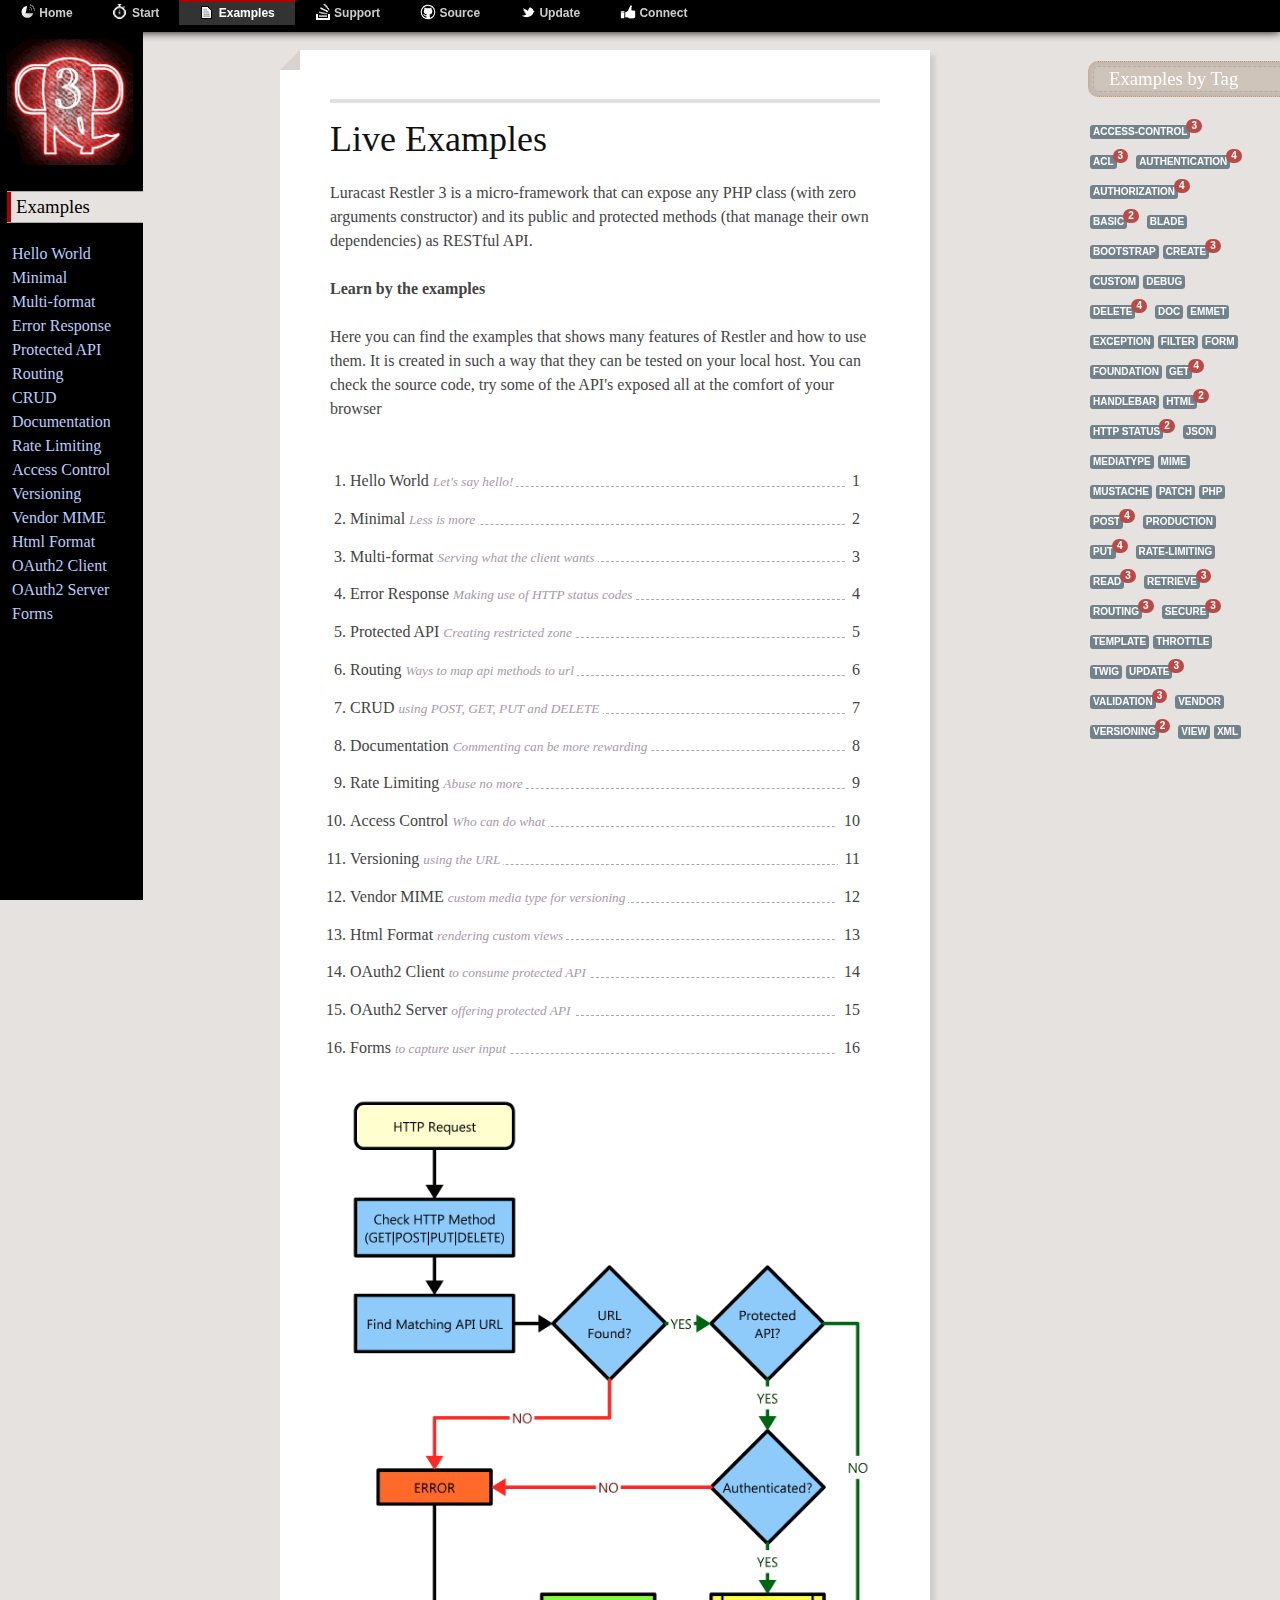
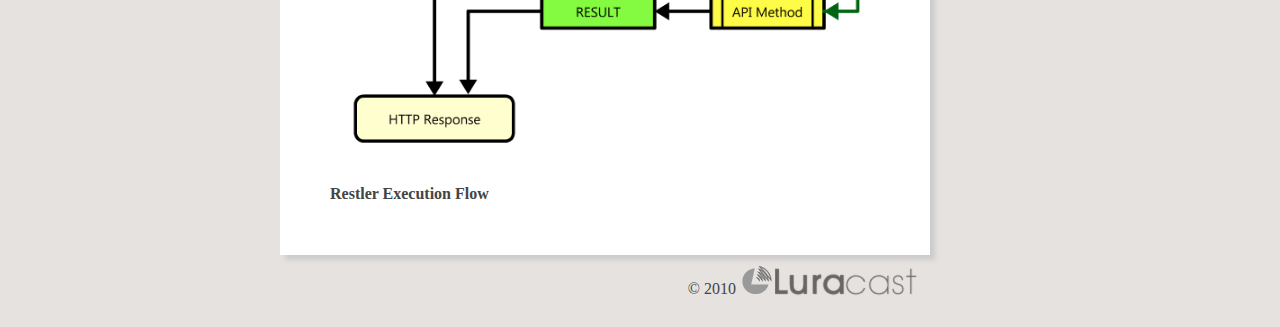
<file: Restler-master/public/examples/index.html>
<!DOCTYPE html>
<html>
<head>
<title>Luracast Restler 3 Live Examples:- </title>
<meta http-equiv="Content-Type" content="text/html; charset=UTF-8">

<link rel="stylesheet" type="text/css" href="resources/bootstrap.min.css" />

<link rel="stylesheet" type="text/css" href="resources/highlight.css" />

<link rel="stylesheet" type="text/css" href="resources/style.css" />

<link rel="stylesheet" type="text/css" href="resources/facebox.css" />

<link rel="stylesheet" type="text/css" href="resources/hacks.css" />
 
<script type="text/javascript" src="resources/jquery-1.7.2.min.js"></script>

<script type="text/javascript" src="resources/facebox.js"></script>

<script type="text/javascript" src="resources/bootstrap.min.js"></script>

<script type="text/javascript" src="resources/highlight.pack.js"></script>

<script type="text/javascript">
    $(document).ready(
            function() {
                $('dd pre code').each(function(i, e) {
                    text = $(e).text();
                    $(e).addClass(text.charAt(0) == '<' ? 'xml' : 'json')
                    //hljs.highlightBlock(e);
                });
                $('pre code').each(function(i, e) {
                    if($(e).attr('class'))
                        hljs.highlightBlock(e);
                });
                $('abbr').parents().not('a').children('abbr').click(
                        function() {
                            $('#codeviewer').load(
                                    'resources/getsource.php?file='
                                            + $(this).attr("title"),
                                    function() {
                                        /*
                                        $("pre#php").snippet("php", {
                                            style : "acid",
                                            showNum : false
                                        });
                                        */

                                        jQuery.facebox({
                                            div : '#codeviewer'
                                        });
                                        hljs.highlightBlock($("pre#php")[1]);
                                    });
                        });
                var curURL = window.location.pathname.split('/examples/')[1];
                if (curURL == '')
                    curURL = 'index.html';
                $("a").each(function() {
                    if ($(this).attr("href") && $(this).attr("href").indexOf(curURL) > -1) {
                        $(this).addClass("active");
                    }
                });

                $('#right tag').popover({
                    html : true,
                    placement : 'left',
                    trigger : 'manual',
                    title : 'Tagged Examples',
                    content : '...'
                }).click(function(e) {
                    $('#right tag').popover('hide');
                    $(this).popover('show');
                    e.preventDefault();
                    e.stopPropagation ? e.stopPropagation() : e.cancelBubble = true;
                });

                $(document).click(function(e) {
                    $('#right tag').popover('hide');
                });
            })
</script>
<!--[if lte IE 8]>
<script type="text/javascript">
(function(){if(!/*@cc_on!@*/0)return;var e = "abbr,article,aside,audio,bb,canvas,datagrid,datalist,details,dialog,eventsource,figure,footer,header,hgroup,mark,menu,meter,nav,output,progress,section,time,video,tag".split(',');for(var i=0;i<e.length;i++){document.createElement(e[i])}})()
</script>
<![endif]-->
<script type="text/javascript">

  var _gaq = _gaq || [];
  _gaq.push(['_setAccount', 'UA-23777019-2']);
  _gaq.push(['_trackPageview']);

  (function() {
    var ga = document.createElement('script'); ga.type = 'text/javascript'; ga.async = true;
    ga.src = ('https:' == document.location.protocol ? 'https://ssl' : 'http://www') + '.google-analytics.com/ga.js';
    var s = document.getElementsByTagName('script')[0]; s.parentNode.insertBefore(ga, s);
  })();

</script>
</head>
<body>
    <nav class="floating-menu">
<ul>
<li><a title="Restler Home" target="_blank" href="http://luracast.com/products/restler/"><img src="resources/home.png" width="16" height="16"/> Home</a></li>
<li><a title="Getting Started with Restler" href=".."><img src="resources/quickstart.png" width="16" height="16"/> Start</a></li>
<!--<li><a title="Using Restler" href="#">Guide</a></li><li><a title="Restler API Reference" href="#">API</a></li>-->
<li><a class="active" href="index.html"><img src="resources/examples.png" width="16" height="16"/> Examples</a></li>
<li><a title="Share your knowledge by answering user questions in Stack Overflow." target="_blank" href="http://bit.ly/Restler-QA"><img src="resources/stackoverflow.png" width="16" height="16"/> Support</a></li>
<li><a title="Contribute and Fork Restler on GitHub" target="_blank" href="http://bit.ly/LuracastRestler"><img src="resources/github.png" width="16" height="16"/> Source</a></li>
<li><a title="Get updated on Twitter" target="_blank" href="http://twitter.com/Luracast"><img src="resources/twitter.png" width="16" height="16"/> Update</a></li>
<li><a title="Keep in touch on Facebook" target="_blank" href="https://www.facebook.com/Luracast"><img src="resources/facebook.png" width="16" height="16"/> Connect</a></li>
</ul>
</nav>
    <div id="codeviewer" style="display: none;"></div>
    <nav id="left">
        <img src="resources/Restler3.gif" width="126"
            height="126" title="Luracast Restler 3" />
        <h3>
            <a href="index.html">Examples</a>
        </h3>
        <ul>
            
            <li><a href="_001_helloworld/readme.html" title="Let's say hello!">Hello World</a></li>
            <li><a href="_002_minimal/readme.html" title="Less is more">Minimal</a></li>
            <li><a href="_003_multiformat/readme.html" title="Serving what the client wants">Multi-format</a></li>
            <li><a href="_004_error_response/readme.html" title="Making use of HTTP status codes">Error Response</a></li>
            <li><a href="_005_protected_api/readme.html" title="Creating restricted zone">Protected API</a></li>
            <li><a href="_006_routing/readme.html" title="Ways to map api methods to url">Routing</a></li>
            <li><a href="_007_crud/readme.html" title="using POST, GET, PUT and DELETE">CRUD</a></li>
            <li><a href="_008_documentation/readme.html" title="Commenting can be more rewarding">Documentation</a></li>
            <li><a href="_009_rate_limiting/readme.html" title="Abuse no more">Rate Limiting</a></li>
            <li><a href="_010_access_control/readme.html" title="Who can do what">Access Control</a></li>
            <li><a href="_011_versioning/readme.html" title="using the URL">Versioning</a></li>
            <li><a href="_012_vendor_mime/readme.html" title="custom media type for versioning">Vendor MIME</a></li>
            <li><a href="_013_html/readme.html" title="rendering custom views">Html Format</a></li>
            <li><a href="_014_oauth2_client/readme.html" title="to consume protected API">OAuth2 Client</a></li>
            <li><a href="_015_oauth2_server/readme.html" title="offering protected API">OAuth2 Server</a></li>
            <li><a href="_016_forms/readme.html" title="to capture user input">Forms</a></li>
        </ul>
    </nav>
    <nav id="right">
        <h3><a href="index.html">Examples by Tag</a></h3>
        <ul class="tags">
<li><tag title="Access-control Example(s)" data-content="&lt;a href=&quot;_010_access_control/readme.html&quot;&gt;Access Control&lt;/a&gt; &lt;a href=&quot;_014_oauth2_client/readme.html&quot;&gt;OAuth2 Client&lt;/a&gt; &lt;a href=&quot;_015_oauth2_server/readme.html&quot;&gt;OAuth2 Server&lt;/a&gt;">access-control</tag><badge>3</badge></li>

<li><tag title="Acl Example(s)" data-content="&lt;a href=&quot;_010_access_control/readme.html&quot;&gt;Access Control&lt;/a&gt; &lt;a href=&quot;_014_oauth2_client/readme.html&quot;&gt;OAuth2 Client&lt;/a&gt; &lt;a href=&quot;_015_oauth2_server/readme.html&quot;&gt;OAuth2 Server&lt;/a&gt;">acl</tag><badge>3</badge></li>

<li><tag title="Authentication Example(s)" data-content="&lt;a href=&quot;_005_protected_api/readme.html&quot;&gt;Protected API&lt;/a&gt; &lt;a href=&quot;_010_access_control/readme.html&quot;&gt;Access Control&lt;/a&gt; &lt;a href=&quot;_014_oauth2_client/readme.html&quot;&gt;OAuth2 Client&lt;/a&gt; &lt;a href=&quot;_015_oauth2_server/readme.html&quot;&gt;OAuth2 Server&lt;/a&gt;">authentication</tag><badge>4</badge></li>

<li><tag title="Authorization Example(s)" data-content="&lt;a href=&quot;_005_protected_api/readme.html&quot;&gt;Protected API&lt;/a&gt; &lt;a href=&quot;_010_access_control/readme.html&quot;&gt;Access Control&lt;/a&gt; &lt;a href=&quot;_014_oauth2_client/readme.html&quot;&gt;OAuth2 Client&lt;/a&gt; &lt;a href=&quot;_015_oauth2_server/readme.html&quot;&gt;OAuth2 Server&lt;/a&gt;">authorization</tag><badge>4</badge></li>

<li><tag title="Basic Example(s)" data-content="&lt;a href=&quot;_001_helloworld/readme.html&quot;&gt;Hello World Example&lt;/a&gt; &lt;a href=&quot;_002_minimal/readme.html&quot;&gt;Minimal Example&lt;/a&gt;">basic</tag><badge>2</badge></li>

<li><tag title="Blade Example(s)" data-content="&lt;a href=&quot;_016_forms/readme.html&quot;&gt;Forms Example&lt;/a&gt;">blade</tag></li>

<li><tag title="Bootstrap Example(s)" data-content="&lt;a href=&quot;_016_forms/readme.html&quot;&gt;Forms Example&lt;/a&gt;">bootstrap</tag></li>

<li><tag title="Create Example(s)" data-content="&lt;a href=&quot;_007_crud/readme.html&quot;&gt;CRUD&lt;/a&gt; &lt;a href=&quot;_008_documentation/readme.html&quot;&gt;Documentation&lt;/a&gt; &lt;a href=&quot;_009_rate_limiting/readme.html&quot;&gt;Rate Limiting&lt;/a&gt;">create</tag><badge>3</badge></li>

<li><tag title="Custom Example(s)" data-content="&lt;a href=&quot;_012_vendor_mime/readme.html&quot;&gt;Vendor MIME&lt;/a&gt;">custom</tag></li>

<li><tag title="Debug Example(s)" data-content="&lt;a href=&quot;_008_documentation/readme.html&quot;&gt;Documentation&lt;/a&gt;">debug</tag></li>

<li><tag title="Delete Example(s)" data-content="&lt;a href=&quot;_006_routing/readme.html&quot;&gt;Routing&lt;/a&gt; &lt;a href=&quot;_007_crud/readme.html&quot;&gt;CRUD&lt;/a&gt; &lt;a href=&quot;_008_documentation/readme.html&quot;&gt;Documentation&lt;/a&gt; &lt;a href=&quot;_009_rate_limiting/readme.html&quot;&gt;Rate Limiting&lt;/a&gt;">delete</tag><badge>4</badge></li>

<li><tag title="Doc Example(s)" data-content="&lt;a href=&quot;_008_documentation/readme.html&quot;&gt;Documentation&lt;/a&gt;">doc</tag></li>

<li><tag title="Emmet Example(s)" data-content="&lt;a href=&quot;_016_forms/readme.html&quot;&gt;Forms Example&lt;/a&gt;">emmet</tag></li>

<li><tag title="Exception Example(s)" data-content="&lt;a href=&quot;_004_error_response/readme.html&quot;&gt;Error Response&lt;/a&gt;">exception</tag></li>

<li><tag title="Filter Example(s)" data-content="&lt;a href=&quot;_009_rate_limiting/readme.html&quot;&gt;Rate Limiting&lt;/a&gt;">filter</tag></li>

<li><tag title="Form Example(s)" data-content="&lt;a href=&quot;_016_forms/readme.html&quot;&gt;Forms Example&lt;/a&gt;">form</tag></li>

<li><tag title="Foundation Example(s)" data-content="&lt;a href=&quot;_016_forms/readme.html&quot;&gt;Forms Example&lt;/a&gt;">foundation</tag></li>

<li><tag title="Get Example(s)" data-content="&lt;a href=&quot;_006_routing/readme.html&quot;&gt;Routing&lt;/a&gt; &lt;a href=&quot;_007_crud/readme.html&quot;&gt;CRUD&lt;/a&gt; &lt;a href=&quot;_008_documentation/readme.html&quot;&gt;Documentation&lt;/a&gt; &lt;a href=&quot;_009_rate_limiting/readme.html&quot;&gt;Rate Limiting&lt;/a&gt;">get</tag><badge>4</badge></li>

<li><tag title="Handlebar Example(s)" data-content="&lt;a href=&quot;_013_html/readme.html&quot;&gt;Html Format&lt;/a&gt;">handlebar</tag></li>

<li><tag title="Html Example(s)" data-content="&lt;a href=&quot;_013_html/readme.html&quot;&gt;Html Format&lt;/a&gt; &lt;a href=&quot;_016_forms/readme.html&quot;&gt;Forms Example&lt;/a&gt;">html</tag><badge>2</badge></li>

<li><tag title="Http Status Example(s)" data-content="&lt;a href=&quot;_002_minimal/readme.html&quot;&gt;Minimal Example&lt;/a&gt; &lt;a href=&quot;_004_error_response/readme.html&quot;&gt;Error Response&lt;/a&gt;">http status</tag><badge>2</badge></li>

<li><tag title="Json Example(s)" data-content="&lt;a href=&quot;_003_multiformat/readme.html&quot;&gt;Multi-format&lt;/a&gt;">json</tag></li>

<li><tag title="Mediatype Example(s)" data-content="&lt;a href=&quot;_012_vendor_mime/readme.html&quot;&gt;Vendor MIME&lt;/a&gt;">mediatype</tag></li>

<li><tag title="Mime Example(s)" data-content="&lt;a href=&quot;_012_vendor_mime/readme.html&quot;&gt;Vendor MIME&lt;/a&gt;">mime</tag></li>

<li><tag title="Mustache Example(s)" data-content="&lt;a href=&quot;_013_html/readme.html&quot;&gt;Html Format&lt;/a&gt;">mustache</tag></li>

<li><tag title="Patch Example(s)" data-content="&lt;a href=&quot;_006_routing/readme.html&quot;&gt;Routing&lt;/a&gt;">patch</tag></li>

<li><tag title="Php Example(s)" data-content="&lt;a href=&quot;_013_html/readme.html&quot;&gt;Html Format&lt;/a&gt;">php</tag></li>

<li><tag title="Post Example(s)" data-content="&lt;a href=&quot;_006_routing/readme.html&quot;&gt;Routing&lt;/a&gt; &lt;a href=&quot;_007_crud/readme.html&quot;&gt;CRUD&lt;/a&gt; &lt;a href=&quot;_008_documentation/readme.html&quot;&gt;Documentation&lt;/a&gt; &lt;a href=&quot;_009_rate_limiting/readme.html&quot;&gt;Rate Limiting&lt;/a&gt;">post</tag><badge>4</badge></li>

<li><tag title="Production Example(s)" data-content="&lt;a href=&quot;_008_documentation/readme.html&quot;&gt;Documentation&lt;/a&gt;">production</tag></li>

<li><tag title="Put Example(s)" data-content="&lt;a href=&quot;_006_routing/readme.html&quot;&gt;Routing&lt;/a&gt; &lt;a href=&quot;_007_crud/readme.html&quot;&gt;CRUD&lt;/a&gt; &lt;a href=&quot;_008_documentation/readme.html&quot;&gt;Documentation&lt;/a&gt; &lt;a href=&quot;_009_rate_limiting/readme.html&quot;&gt;Rate Limiting&lt;/a&gt;">put</tag><badge>4</badge></li>

<li><tag title="Rate-limiting Example(s)" data-content="&lt;a href=&quot;_009_rate_limiting/readme.html&quot;&gt;Rate Limiting&lt;/a&gt;">rate-limiting</tag></li>

<li><tag title="Read Example(s)" data-content="&lt;a href=&quot;_007_crud/readme.html&quot;&gt;CRUD&lt;/a&gt; &lt;a href=&quot;_008_documentation/readme.html&quot;&gt;Documentation&lt;/a&gt; &lt;a href=&quot;_009_rate_limiting/readme.html&quot;&gt;Rate Limiting&lt;/a&gt;">read</tag><badge>3</badge></li>

<li><tag title="Retrieve Example(s)" data-content="&lt;a href=&quot;_007_crud/readme.html&quot;&gt;CRUD&lt;/a&gt; &lt;a href=&quot;_008_documentation/readme.html&quot;&gt;Documentation&lt;/a&gt; &lt;a href=&quot;_009_rate_limiting/readme.html&quot;&gt;Rate Limiting&lt;/a&gt;">retrieve</tag><badge>3</badge></li>

<li><tag title="Routing Example(s)" data-content="&lt;a href=&quot;_006_routing/readme.html&quot;&gt;Routing&lt;/a&gt; &lt;a href=&quot;_007_crud/readme.html&quot;&gt;CRUD&lt;/a&gt; &lt;a href=&quot;_008_documentation/readme.html&quot;&gt;Documentation&lt;/a&gt;">routing</tag><badge>3</badge></li>

<li><tag title="Secure Example(s)" data-content="&lt;a href=&quot;_010_access_control/readme.html&quot;&gt;Access Control&lt;/a&gt; &lt;a href=&quot;_014_oauth2_client/readme.html&quot;&gt;OAuth2 Client&lt;/a&gt; &lt;a href=&quot;_015_oauth2_server/readme.html&quot;&gt;OAuth2 Server&lt;/a&gt;">secure</tag><badge>3</badge></li>

<li><tag title="Template Example(s)" data-content="&lt;a href=&quot;_013_html/readme.html&quot;&gt;Html Format&lt;/a&gt;">template</tag></li>

<li><tag title="Throttle Example(s)" data-content="&lt;a href=&quot;_009_rate_limiting/readme.html&quot;&gt;Rate Limiting&lt;/a&gt;">throttle</tag></li>

<li><tag title="Twig Example(s)" data-content="&lt;a href=&quot;_013_html/readme.html&quot;&gt;Html Format&lt;/a&gt;">twig</tag></li>

<li><tag title="Update Example(s)" data-content="&lt;a href=&quot;_007_crud/readme.html&quot;&gt;CRUD&lt;/a&gt; &lt;a href=&quot;_008_documentation/readme.html&quot;&gt;Documentation&lt;/a&gt; &lt;a href=&quot;_009_rate_limiting/readme.html&quot;&gt;Rate Limiting&lt;/a&gt;">update</tag><badge>3</badge></li>

<li><tag title="Validation Example(s)" data-content="&lt;a href=&quot;_002_minimal/readme.html&quot;&gt;Minimal Example&lt;/a&gt; &lt;a href=&quot;_004_error_response/readme.html&quot;&gt;Error Response&lt;/a&gt; &lt;a href=&quot;_016_forms/readme.html&quot;&gt;Forms Example&lt;/a&gt;">validation</tag><badge>3</badge></li>

<li><tag title="Vendor Example(s)" data-content="&lt;a href=&quot;_012_vendor_mime/readme.html&quot;&gt;Vendor MIME&lt;/a&gt;">vendor</tag></li>

<li><tag title="Versioning Example(s)" data-content="&lt;a href=&quot;_011_versioning/readme.html&quot;&gt;Versioning&lt;/a&gt; &lt;a href=&quot;_012_vendor_mime/readme.html&quot;&gt;Vendor MIME&lt;/a&gt;">versioning</tag><badge>2</badge></li>

<li><tag title="View Example(s)" data-content="&lt;a href=&quot;_013_html/readme.html&quot;&gt;Html Format&lt;/a&gt;">view</tag></li>

<li><tag title="Xml Example(s)" data-content="&lt;a href=&quot;_003_multiformat/readme.html&quot;&gt;Multi-format&lt;/a&gt;">xml</tag></li>
</ul>
    </nav>
    <article id="page">
<p><a id="live-examples" class="anchor"></a><h2>Live Examples</h2></p>

<p>Luracast Restler 3 is a micro-framework that can expose any PHP class
(with zero arguments constructor) and its public and protected methods (that
manage their own dependencies) as RESTful API.</p>

<p><strong>Learn by the examples</strong></p>

<p>Here you can find the examples that shows many features of Restler and 
how to use them. It is created in such a way that they can be tested 
on your local host. You can check the source code, try some of the API's 
exposed all at the comfort of your browser</p>
<ol class="toc">
 <li><a href="_001_helloworld/readme.html" title="Basic hello world example to get started with Restler 3.">
<span>Hello World
<small><i>Let's say hello!</i></small>
</span> <span class="right">&nbsp;1</span></a></li>
 <li><a href="_002_minimal/readme.html" title="Shows the bare minimum code needed to get your RESTful api server
 up and running">
<span>Minimal
<small><i>Less is more</i></small>
</span> <span class="right">&nbsp;2</span></a></li>
 <li><a href="_003_multiformat/readme.html" title="This BMI calculator service shows how you can serve data in different
 formats using Restler. This example uses JsonFormat (default) and XmlFormat...">
<span>Multi-format
<small><i>Serving what the client wants</i></small>
</span> <span class="right">&nbsp;3</span></a></li>
 <li><a href="_004_error_response/readme.html" title="API methods can make use of RestException class to provide
 error information to the user.

 use `throw new RestException($httpStatusCode)` to send the error response
 to the client...">
<span>Error Response
<small><i>Making use of HTTP status codes</i></small>
</span> <span class="right">&nbsp;4</span></a></li>
 <li><a href="_005_protected_api/readme.html" title="Not all the API exposed needs to be public, we need to protect
 some of our API.
 Here are three ways to protect a method


1...">
<span>Protected API
<small><i>Creating restricted zone</i></small>
</span> <span class="right">&nbsp;5</span></a></li>
 <li><a href="_006_routing/readme.html" title="### Two ways of Routing

API Methods can be mapped to URI in two ways

1. Automatic Routing
2. Manual Routing

### How automatic routing is done?

**Role of Class Name**

When the api class is added without specifying the path prefix, name of the
class will be used as path prefix

**Mapping to HTTP Verbs (GET, POST, PUT, DELETE, PATCH)**

Restler uses *get, put, post, delete, and patch* as prefix to map PHP methods to
respective HTTP methods...">
<span>Routing
<small><i>Ways to map api methods to url</i></small>
</span> <span class="right">&nbsp;6</span></a></li>
 <li><a href="_007_crud/readme.html" title="Create, Retrieve, Update and Delete using
 HTTP methods POST, GET, PUT and DELETE respectively.


Restler uses *get, put, post, and delete* as prefix to map PHP methods to
respective HTTP methods...">
<span>CRUD
<small><i>using POST, GET, PUT and DELETE</i></small>
</span> <span class="right">&nbsp;7</span></a></li>
 <li><a href="_008_documentation/readme.html" title="How to document and let your users explore your API.
We have modified SwaggerUI to create 
[Restler API Explorer](https://github...">
<span>Documentation
<small><i>Commenting can be more rewarding</i></small>
</span> <span class="right">&nbsp;8</span></a></li>
 <li><a href="_009_rate_limiting/readme.html" title="How to Rate Limit API access using a Filter class that implements
`iFilter` interface.

This example also shows how to use Defaults class to customize defaults, how to create your own
iCache implementation, and how to make a hybrid filter class that behaves differently
when the user is Authenticated

[![Restler API Explorer](...">
<span>Rate Limiting
<small><i>Abuse no more</i></small>
</span> <span class="right">&nbsp;9</span></a></li>
 <li><a href="_010_access_control/readme.html" title="This example shows how you can extend the authentication system to create
a robust access control system...">
<span>Access Control
<small><i>Who can do what</i></small>
</span> <span class="right">&nbsp;10</span></a></li>
 <li><a href="_011_versioning/readme.html" title="This example shows how to version your API using namespace. Restler supports
both url based versioning (this example) and vendor specific media type
versioning (next example)...">
<span>Versioning
<small><i>using the URL</i></small>
</span> <span class="right">&nbsp;11</span></a></li>
 <li><a href="_012_vendor_mime/readme.html" title="This example shows how to use vendor specific media types for versioning

###Vendor-Specific Media Types

> Media types use the subtype prefix `vnd` to indicate that they are owned and
> controlled by a `vendor`...">
<span>Vendor MIME
<small><i>custom media type for versioning</i></small>
</span> <span class="right">&nbsp;12</span></a></li>
 <li><a href="_013_html/readme.html" title="A special format that lets us render a template with the api result

It currently supports the following template libraries/formats

 - php (default)
 - mustache / handlebar (requires `"mustache/mustache"`)
 - twig (requires `"twig/twig"`)
 - Laravel 4 blade templates (requires `"illuminate/view"`)

When HtmlFormat is used with out defining a view it uses debug view to present
data and more information

[![Debug View](...">
<span>Html Format
<small><i>rendering custom views</i></small>
</span> <span class="right">&nbsp;13</span></a></li>
 <li><a href="_014_oauth2_client/readme.html" title="### Setting up the client example

In order to run this example on your localhost do the following

1...">
<span>OAuth2 Client
<small><i>to consume protected API</i></small>
</span> <span class="right">&nbsp;14</span></a></li>
 <li><a href="_015_oauth2_server/readme.html" title="### Setting up the server example

In order to run this example on your localhost do the following

1...">
<span>OAuth2 Server
<small><i>offering protected API</i></small>
</span> <span class="right">&nbsp;15</span></a></li>
 <li><a href="_016_forms/readme.html" title="Forms is a utility class that builds web forms in one of the following in built styles

  - Plain Html 5
  - Twitter Bootstrap 3
  - Zerb Foundation 5

```php
use Luracast/Restler/UI/Forms;
use Luracast/Restler/UI/FormStyles;

Forms::$style = FormStyles::$bootstrap3; // FormStyles::$foundation5;
```

Where ever you need the generated forms (typically in view templates) just call

```php
echo Forms::get('POST','user/signup');
```

If you are using twig templates you can use the following instead

    {{ form('POST', 'user/signup') }}

## Emmet Templates

Forms is using Emmet templates, with which adding more styles is very easy

Emmet Templates is built with a subset of Emmet as in [emmet...">
<span>Forms
<small><i>to capture user input</i></small>
</span> <span class="right">&nbsp;16</span></a></li>

</ol>
<p> </p>
<p> <img src="resources/restler_flow.png" alt="Restler Flow Diagram" title="Restler Flow" width="100%">
<strong>Restler Execution Flow</strong>
</p>
<p> </p>
<p> </p>
<p> </p>
</article>
<footer>
&#169; 2010 <a title="Luracast.com" href="http://luracast.com"><img src="resources/Luracast_dark.png" width="180" height="32" title="Helping Developers with Tools, Utilities, Frameworks and Services"/></a>
</footer>
</body>
</html>
</file>
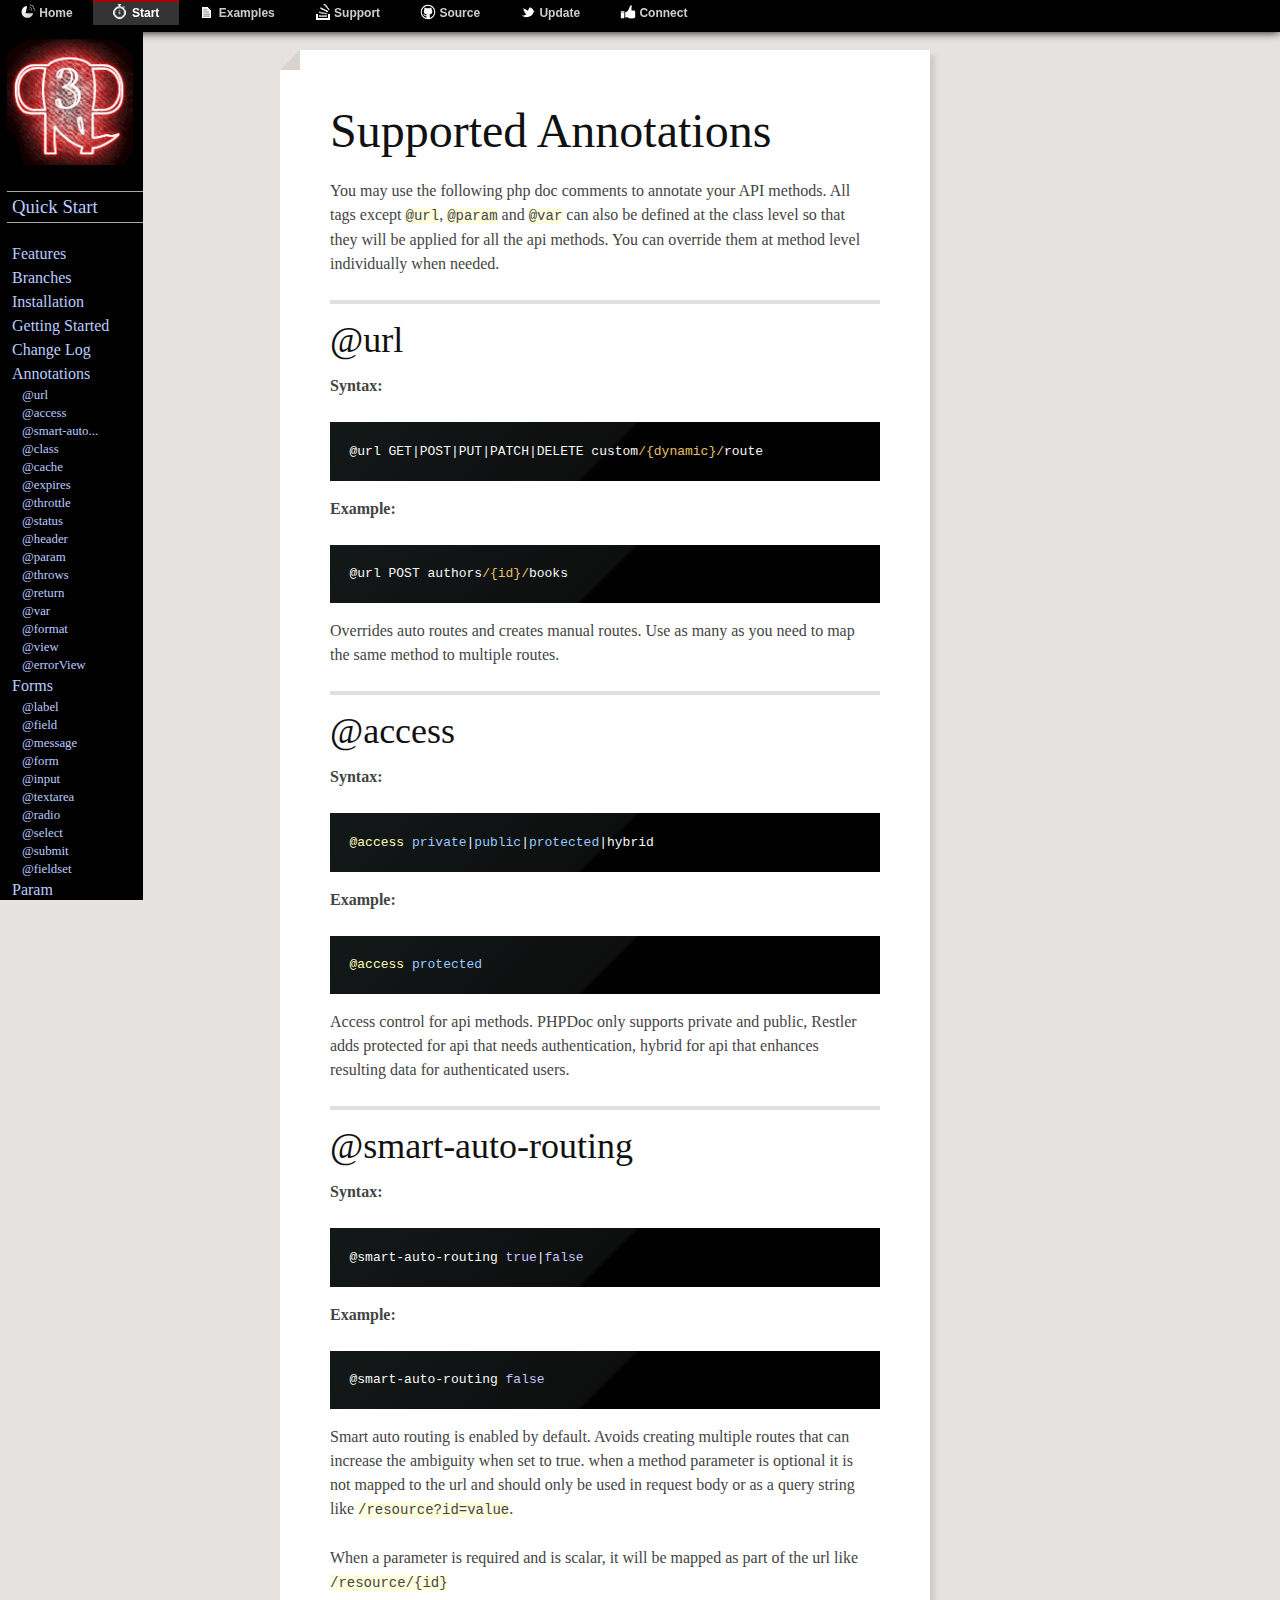
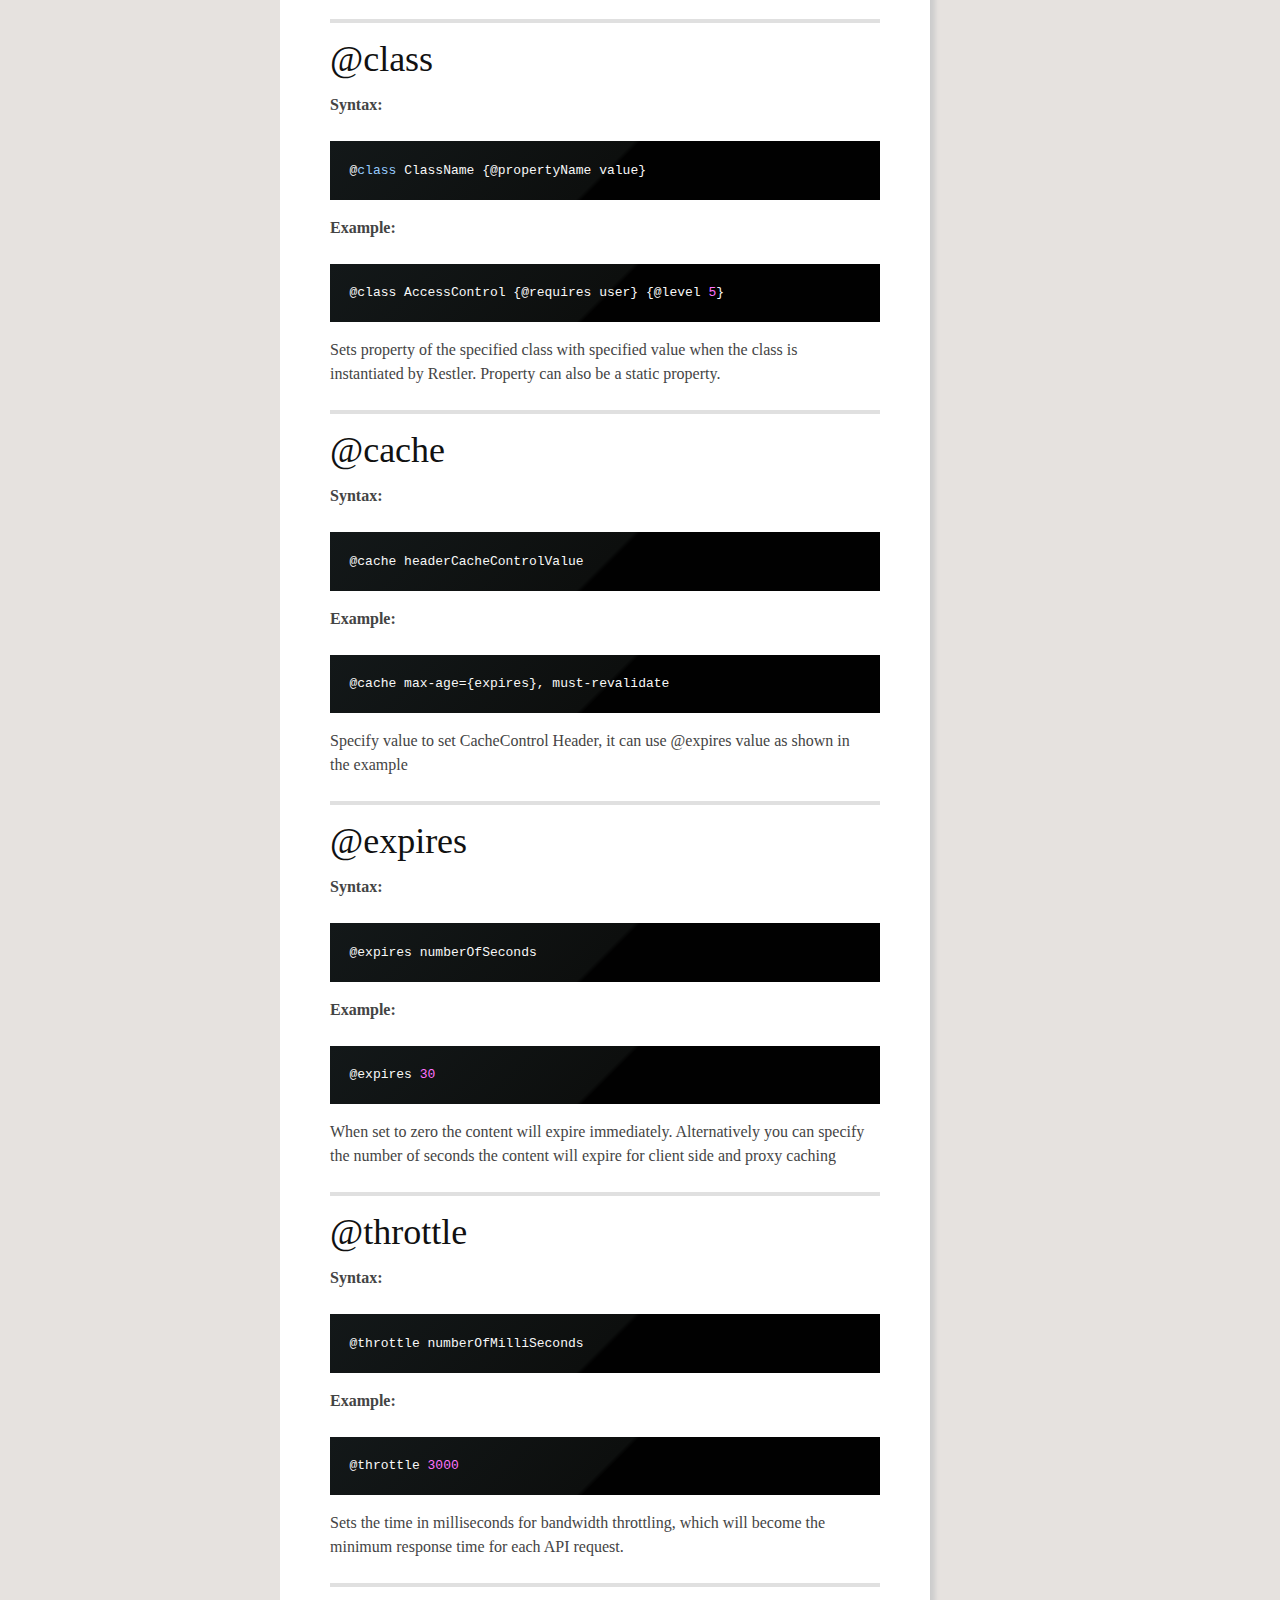
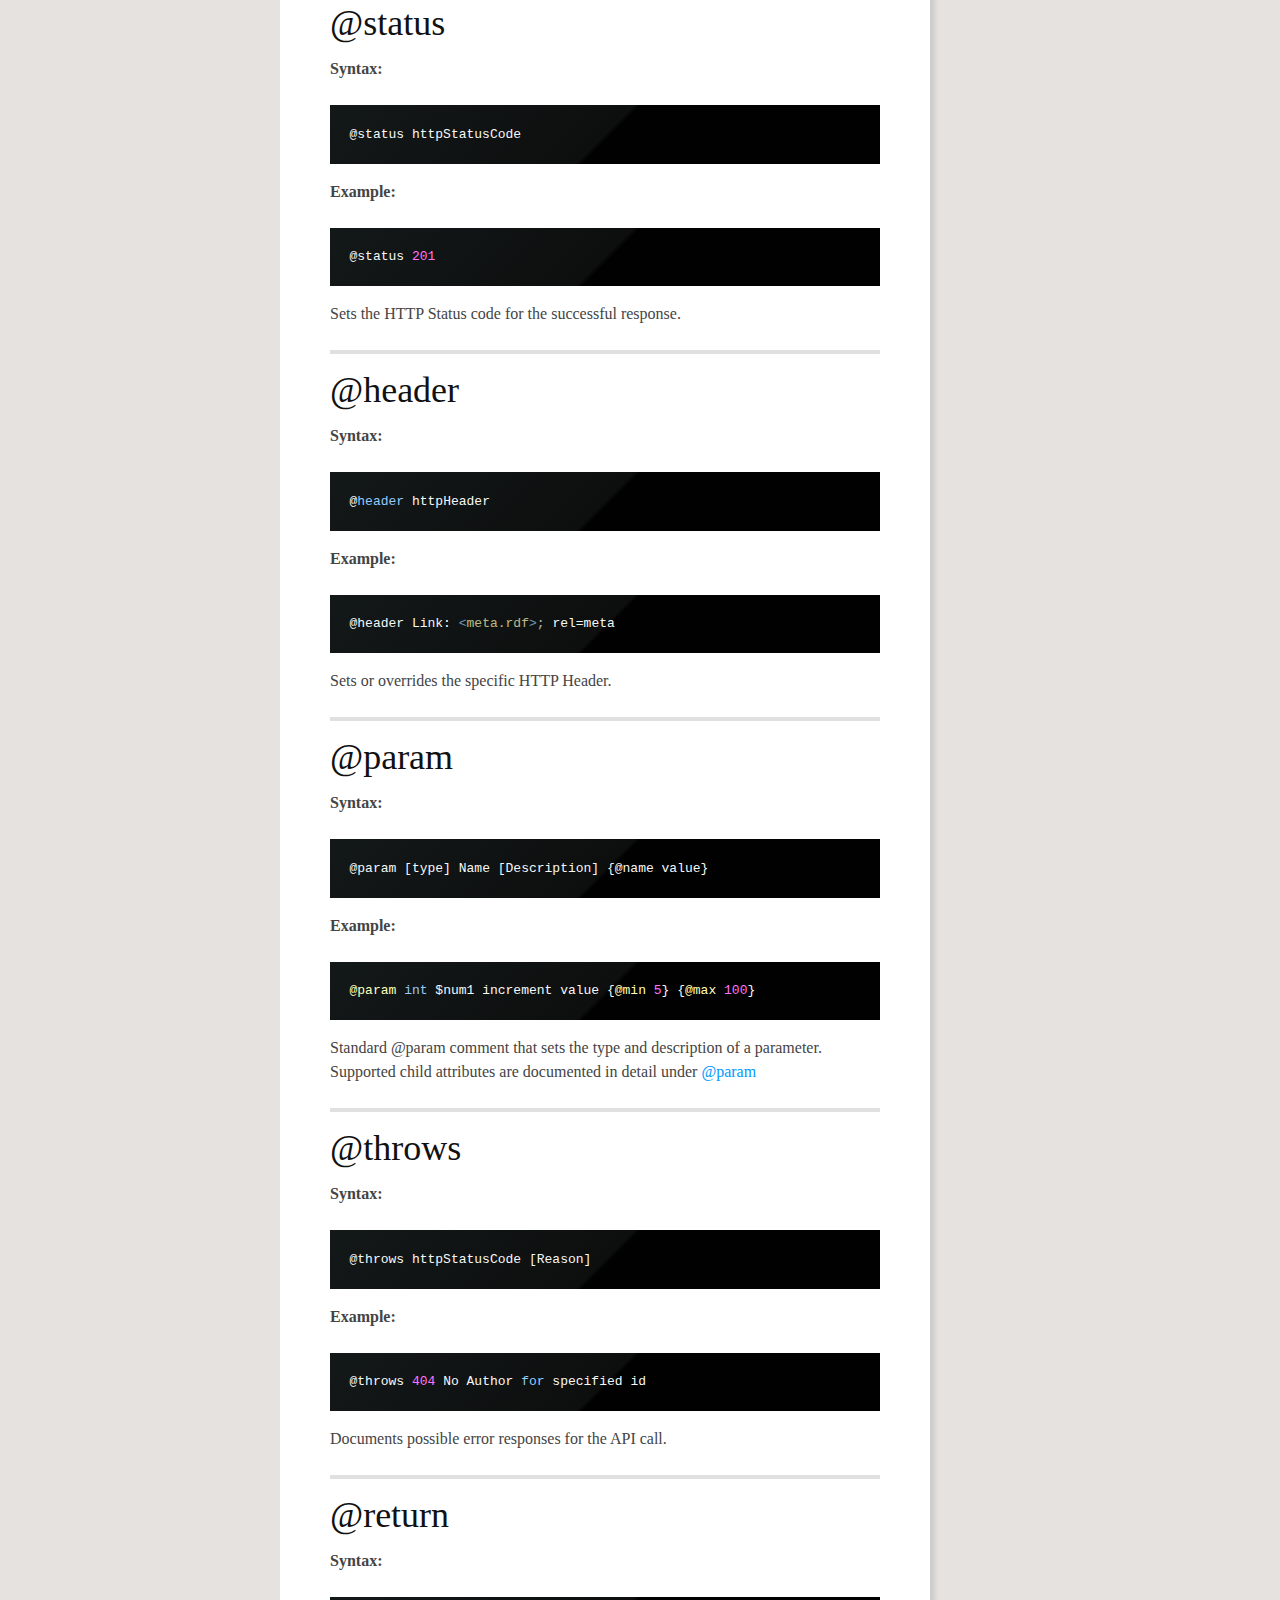
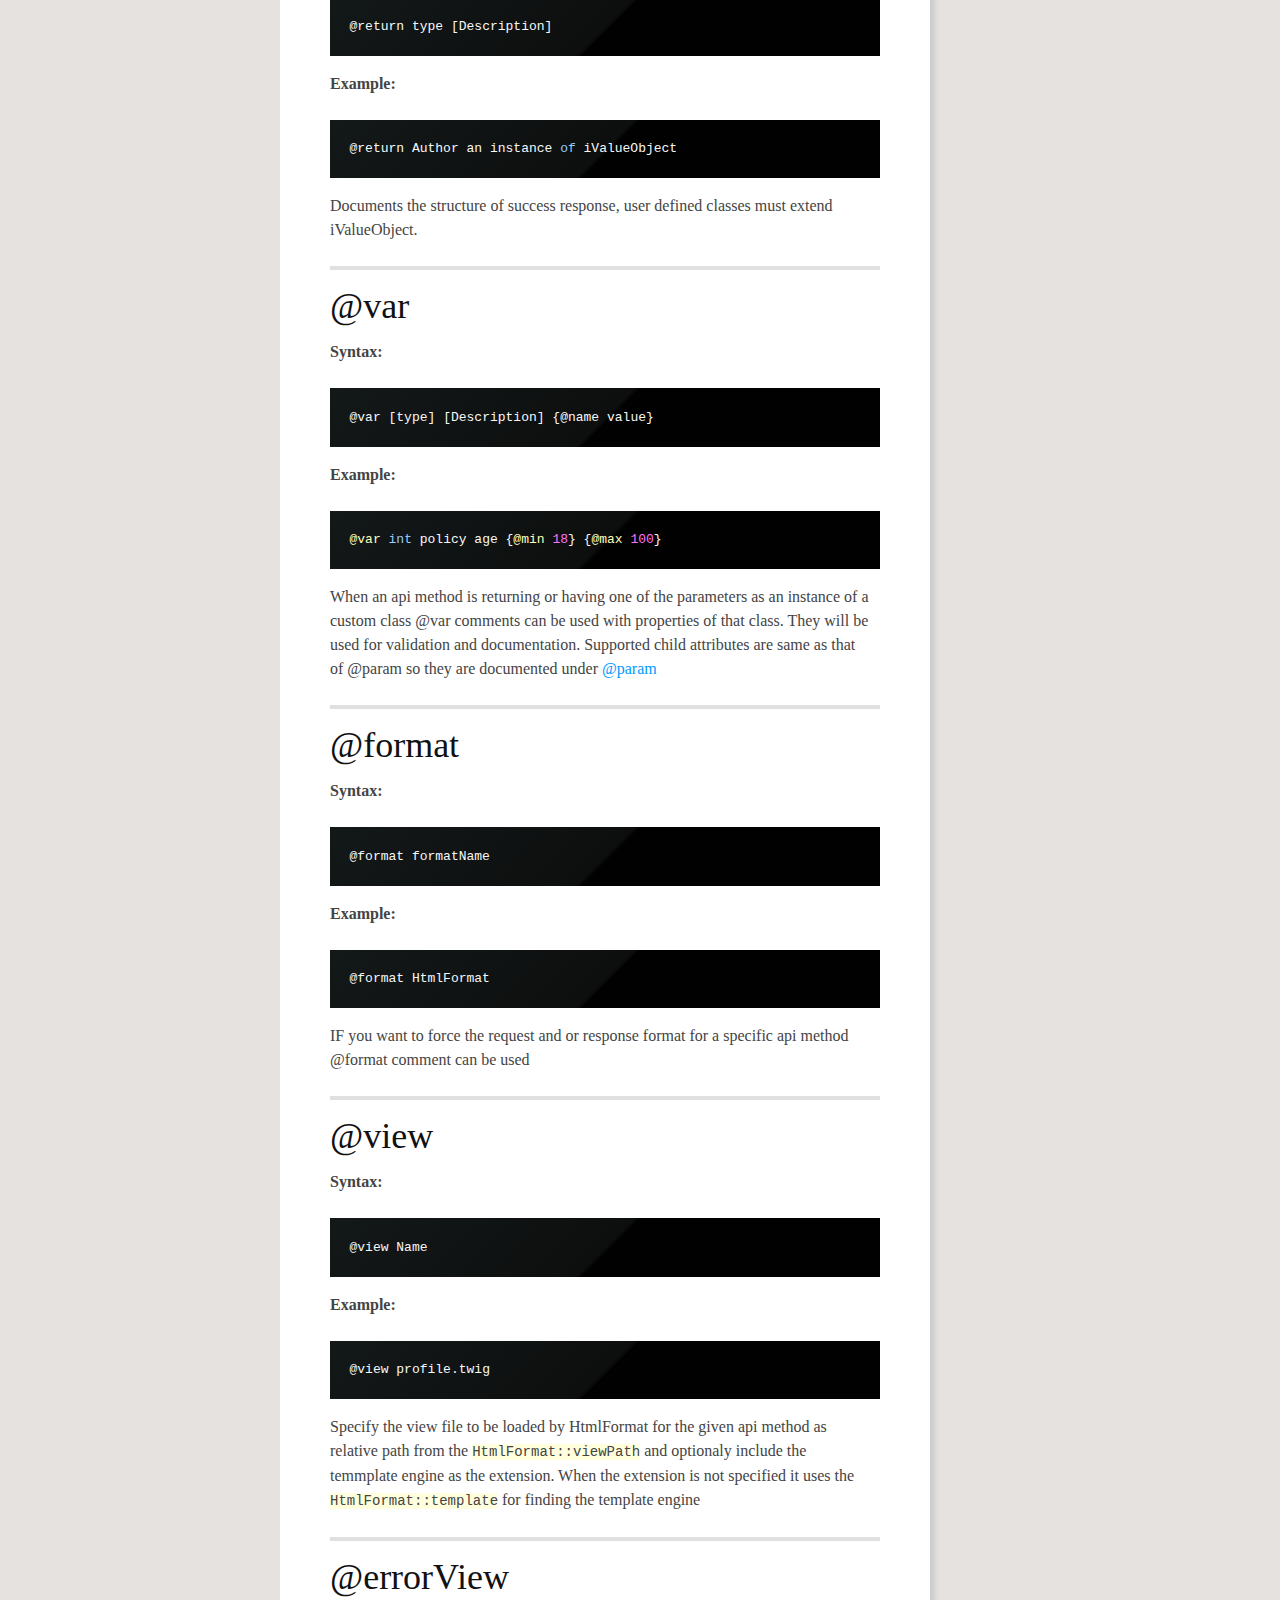
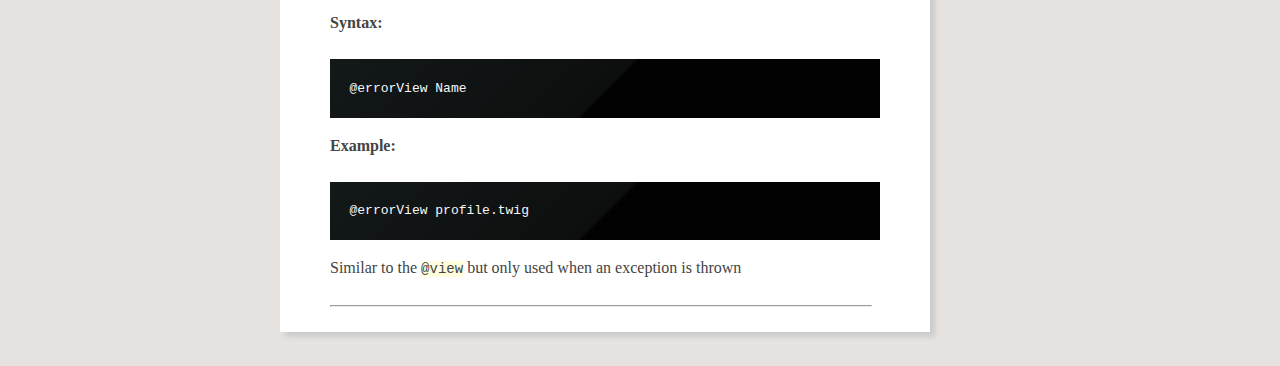
<file: Restler-master/public/annotations.html>
<!DOCTYPE html>
<html>
<head>
<title>Luracast Restler  Annotations</title>
<meta http-equiv="Content-Type" content="text/html; charset=UTF-8">
<link rel="stylesheet" href="examples/resources/highlight.css">
<link rel="stylesheet" type="text/css" href="examples/resources/style.css"/>
<script src="examples/resources/highlight.pack.js"></script>
<script type="text/javascript" src="examples/resources/jquery-1.7.2.min.js"></script>

<script type="text/javascript">
  hljs.initHighlightingOnLoad();
</script>

<script type="text/javascript">
var _gaq = _gaq || [];
  _gaq.push(['_setAccount', 'UA-23777019-2']);
  _gaq.push(['_trackPageview']);

  (function() {
    var ga = document.createElement('script'); ga.type = 'text/javascript'; ga.async = true;
    ga.src = ('https:' == document.location.protocol ? 'https://ssl' : 'http://www') + '.google-analytics.com/ga.js';
    var s = document.getElementsByTagName('script')[0]; s.parentNode.insertBefore(ga, s);
  })();
</script>
</head>
<body>
<nav class="floating-menu">
<ul>
<li><a title="Restler Home" target="_blank" href="http://luracast.com/products/restler/"><img src="examples/resources/home.png" width="16" height="16"/> Home</a></li>
<li><a class="active" title="Getting Started with Restler" href="index.html#luracast-restler"><img src="examples/resources/quickstart.png" width="16" height="16"/> Start</a></li>
<li><a href="examples/index.html"><img src="examples/resources/examples.png" width="16" height="16"/> Examples</a></li>
<li><a title="Share your knowledge by answering user questions in Stack Overflow." target="_blank" href="http://bit.ly/Restler-QA"><img src="examples/resources/stackoverflow.png" width="16" height="16"/> Support</a></li>
<li><a title="Contribute and Fork Restler on GitHub" target="_blank" href="http://bit.ly/LuracastRestler"><img src="examples/resources/github.png" width="16" height="16"/> Source</a></li>
<li><a title="Get updated on Twitter" target="_blank" href="http://twitter.com/Luracast"><img src="examples/resources/twitter.png" width="16" height="16"/> Update</a></li>
<li><a title="Keep in touch on Facebook" target="_blank" href="https://www.facebook.com/Luracast"><img src="examples/resources/facebook.png" width="16" height="16"/> Connect</a></li>
</ul>
</nav>
<nav id="left">
        <img src="examples/resources/Restler3.gif" width="126"
            height="126" title="Luracast Restler " />
        <h3>
            <a href="index.html#luracast-restler">Quick Start</a>
        </h3>
        <ul>
            <li><a href="index.html#features" title="Feature List">Features</a></li>
            <li><a href="index.html#git-repository-and-the-branches" title="Git Repository and the Branches">Branches</a></li>
            <li><a href="index.html#installation" title="Install">Installation</a></li>
            <li><a href="index.html#quick-start-guide" title="Quick Start">Getting Started</a></li>
            <li><a href="index.html#change-log" title="What has changed?">Change Log</a></li>
            <li><a href="annotations.html#supported-annotations" title="Supported Annotations">Annotations</a>
                <ul><li><a href="annotations.html#url" title="Annotations - @url">@url</a></li></ul>
                <ul><li><a href="annotations.html#access" title="Annotations - @access">@access</a></li></ul>
                <ul><li><a href="annotations.html#smart-auto-routing" title="Annotations - @smart-auto-routing">@smart-auto...</a></li></ul>
                <ul><li><a href="annotations.html#class" title="Annotations - @class">@class</a></li></ul>
                <ul><li><a href="annotations.html#cache" title="Annotations - @cache">@cache</a></li></ul>
                <ul><li><a href="annotations.html#expires" title="Annotations - @expires">@expires</a></li></ul>
                <ul><li><a href="annotations.html#throttle" title="Annotations - @throttle">@throttle</a></li></ul>
                <ul><li><a href="annotations.html#status" title="Annotations - @status">@status</a></li></ul>
                <ul><li><a href="annotations.html#header" title="Annotations - @header">@header</a></li></ul>
                <ul><li><a href="annotations.html#param" title="Annotations - @param">@param</a></li></ul>
                <ul><li><a href="annotations.html#throws" title="Annotations - @throws">@throws</a></li></ul>
                <ul><li><a href="annotations.html#return" title="Annotations - @return">@return</a></li></ul>
                <ul><li><a href="annotations.html#var" title="Annotations - @var">@var</a></li></ul>
                <ul><li><a href="annotations.html#format" title="Annotations - @format">@format</a></li></ul>
                <ul><li><a href="annotations.html#view" title="Annotations - @view">@view</a></li></ul>
                <ul><li><a href="annotations.html#errorview" title="Annotations - @errorView">@errorView</a></li></ul>
            </li>
            <li><a href="forms.html#forms" title="Forms">Forms</a>
                <ul><li><a href="forms.html#label" title="Forms - @label">@label</a></li></ul>
                <ul><li><a href="forms.html#field" title="Forms - @field">@field</a></li></ul>
                <ul><li><a href="forms.html#message" title="Forms - @message">@message</a></li></ul>
                <ul><li><a href="forms.html#form" title="Forms - @form">@form</a></li></ul>
                <ul><li><a href="forms.html#input" title="Forms - @input">@input</a></li></ul>
                <ul><li><a href="forms.html#textarea" title="Forms - @textarea">@textarea</a></li></ul>
                <ul><li><a href="forms.html#radio" title="Forms - @radio">@radio</a></li></ul>
                <ul><li><a href="forms.html#select" title="Forms - @select">@select</a></li></ul>
                <ul><li><a href="forms.html#submit" title="Forms - @submit">@submit</a></li></ul>
                <ul><li><a href="forms.html#fieldset" title="Forms - @fieldset">@fieldset</a></li></ul>
            </li>
            <li><a href="param.html#param-and--var" title="@param and @var">Param</a>
                <ul><li><a href="param.html#from" title="Param - @from">@from</a></li></ul>
                <ul><li><a href="param.html#type" title="Param - @type">@type</a></li></ul>
                <ul><li><a href="param.html#choice" title="Param - @choice">@choice</a></li></ul>
                <ul><li><a href="param.html#min----max" title="Param - @min & @max">@min & @max</a></li></ul>
                <ul><li><a href="param.html#fix" title="Param - @fix">@fix</a></li></ul>
                <ul><li><a href="param.html#pattern" title="Param - @pattern">@pattern</a></li></ul>
                <ul><li><a href="param.html#message" title="Param - @message">@message</a></li></ul>
                <ul><li><a href="param.html#example" title="Param - @example">@example</a></li></ul>
            </li>

        </ul>
    </nav>
<article>

<p><a id="supported-annotations" class="anchor"></a></p>
<h1>Supported Annotations</h1>

<p>You may use the following php doc comments to annotate your API methods.
All tags except <code>@url</code>, <code>@param</code> and <code>@var</code> can also be defined at the class
level so that they will be applied for all the api methods. You can override
them at method level individually when needed.</p>

<p><a id="url" class="anchor"></a></p>
<h2>@url</h2>

<p><strong>Syntax:</strong></p>

<pre><code>@url GET|POST|PUT|PATCH|DELETE custom/{dynamic}/route
</code></pre>

<p><strong>Example:</strong></p>

<pre><code>@url POST authors/{id}/books
</code></pre>

<p>Overrides auto routes and creates manual routes. Use as many as you need to map
the same method to multiple routes.</p>

<p><a id="access" class="anchor"></a></p>
<h2>@access</h2>

<p><strong>Syntax:</strong></p>

<pre><code>@access private|public|protected|hybrid
</code></pre>

<p><strong>Example:</strong></p>

<pre><code>@access protected
</code></pre>

<p>Access control for api methods. PHPDoc only supports private and public,
Restler adds protected for api that needs authentication, hybrid for api that
enhances resulting data for authenticated users.</p>

<p><a id="smart-auto-routing" class="anchor"></a></p>
<h2>@smart-auto-routing</h2>

<p><strong>Syntax:</strong></p>

<pre><code>@smart-auto-routing true|false
</code></pre>

<p><strong>Example:</strong></p>

<pre><code>@smart-auto-routing false
</code></pre>

<p>Smart auto routing is enabled by default. Avoids creating multiple routes that
can increase the ambiguity when set to true. when a method parameter is optional
it is not mapped to the url and should only be used in request body or as a
query string like <code>/resource?id=value</code>.</p>

<p>When a parameter is required and is scalar, it will be mapped as part of the
url like <code>/resource/{id}</code></p>

<p><a id="class" class="anchor"></a></p>
<h2>@class</h2>

<p><strong>Syntax:</strong></p>

<pre><code>@class ClassName {@propertyName value}
</code></pre>

<p><strong>Example:</strong></p>

<pre><code>@class AccessControl {@requires user} {@level 5}
</code></pre>

<p>Sets property of the specified class with specified value when the class is
instantiated by Restler. Property can also be a static property.</p>

<p><a id="cache" class="anchor"></a></p>
<h2>@cache</h2>

<p><strong>Syntax:</strong></p>

<pre><code>@cache headerCacheControlValue
</code></pre>

<p><strong>Example:</strong></p>

<pre><code>@cache max-age={expires}, must-revalidate
</code></pre>

<p>Specify value to set CacheControl Header, it can use @expires value as shown
in the example</p>

<p><a id="expires" class="anchor"></a></p>
<h2>@expires</h2>

<p><strong>Syntax:</strong></p>

<pre><code>@expires numberOfSeconds
</code></pre>

<p><strong>Example:</strong></p>

<pre><code>@expires 30
</code></pre>

<p>When set to zero the content will expire immediately.  Alternatively you can
specify the number of seconds the content will expire for client side and proxy
caching</p>

<p><a id="throttle" class="anchor"></a></p>
<h2>@throttle</h2>

<p><strong>Syntax:</strong></p>

<pre><code>@throttle numberOfMilliSeconds
</code></pre>

<p><strong>Example:</strong></p>

<pre><code>@throttle 3000
</code></pre>

<p>Sets the time in milliseconds for bandwidth throttling, which will become the
minimum response time for each API request.</p>

<p><a id="status" class="anchor"></a></p>
<h2>@status</h2>

<p><strong>Syntax:</strong></p>

<pre><code>@status httpStatusCode
</code></pre>

<p><strong>Example:</strong></p>

<pre><code>@status 201
</code></pre>

<p>Sets the HTTP Status code for the successful response.</p>

<p><a id="header" class="anchor"></a></p>
<h2>@header</h2>

<p><strong>Syntax:</strong></p>

<pre><code>@header httpHeader
</code></pre>

<p><strong>Example:</strong></p>

<pre><code>@header Link: &lt;meta.rdf&gt;; rel=meta
</code></pre>

<p>Sets or overrides the specific HTTP Header.</p>

<p><a id="param" class="anchor"></a></p>
<h2>@param</h2>

<p><strong>Syntax:</strong></p>

<pre><code>@param [type] Name [Description] {@name value}
</code></pre>

<p><strong>Example:</strong></p>

<pre><code>@param int $num1 increment value {@min 5} {@max 100}
</code></pre>

<p>Standard @param comment that sets the type and description of a parameter.
Supported child attributes are documented in detail under <a href="param.html" target="_blank">@param</a></p>

<p><a id="throws" class="anchor"></a></p>
<h2>@throws</h2>

<p><strong>Syntax:</strong></p>

<pre><code>@throws httpStatusCode [Reason]
</code></pre>

<p><strong>Example:</strong></p>

<pre><code>@throws 404 No Author for specified id
</code></pre>

<p>Documents possible error responses for the API call.</p>

<p><a id="return" class="anchor"></a></p>
<h2>@return</h2>

<p><strong>Syntax:</strong></p>

<pre><code>@return type [Description]
</code></pre>

<p><strong>Example:</strong></p>

<pre><code>@return Author an instance of iValueObject
</code></pre>

<p>Documents the structure of success response, user defined classes must extend
iValueObject.</p>

<p><a id="var" class="anchor"></a></p>
<h2>@var</h2>

<p><strong>Syntax:</strong></p>

<pre><code>@var [type] [Description] {@name value}
</code></pre>

<p><strong>Example:</strong></p>

<pre><code>@var int policy age {@min 18} {@max 100}
</code></pre>

<p>When an api method is returning or having one of the parameters as an instance
of a custom class @var comments can be used with properties of that class.
They will be used for validation and documentation. Supported child attributes
are same as that of @param so they are documented under <a href="param.html" target="_blank">@param</a></p>

<p><a id="format" class="anchor"></a></p>
<h2>@format</h2>

<p><strong>Syntax:</strong></p>

<pre><code>@format formatName
</code></pre>

<p><strong>Example:</strong></p>

<pre><code>@format HtmlFormat
</code></pre>

<p>IF you want to force the request and or response format for a specific api method @format comment can be used</p>

<p><a id="view" class="anchor"></a></p>
<h2>@view</h2>

<p><strong>Syntax:</strong></p>

<pre><code>@view Name
</code></pre>

<p><strong>Example:</strong></p>

<pre><code>@view profile.twig 
</code></pre>

<p>Specify the view file to be loaded by HtmlFormat for the given api method as relative path from the <code>HtmlFormat::viewPath</code> and optionaly include the temmplate engine as the extension. When the extension is not specified it uses the <code>HtmlFormat::template</code> for finding the template engine</p>

<p><a id="errorview" class="anchor"></a></p>
<h2>@errorView</h2>

<p><strong>Syntax:</strong></p>

<pre><code>@errorView Name
</code></pre>

<p><strong>Example:</strong></p>

<pre><code>@errorView profile.twig
</code></pre>

<p>Similar to the <code>@view</code> but only used when an exception is thrown</p>

<hr>

</article>
</body>
</html>
</file>
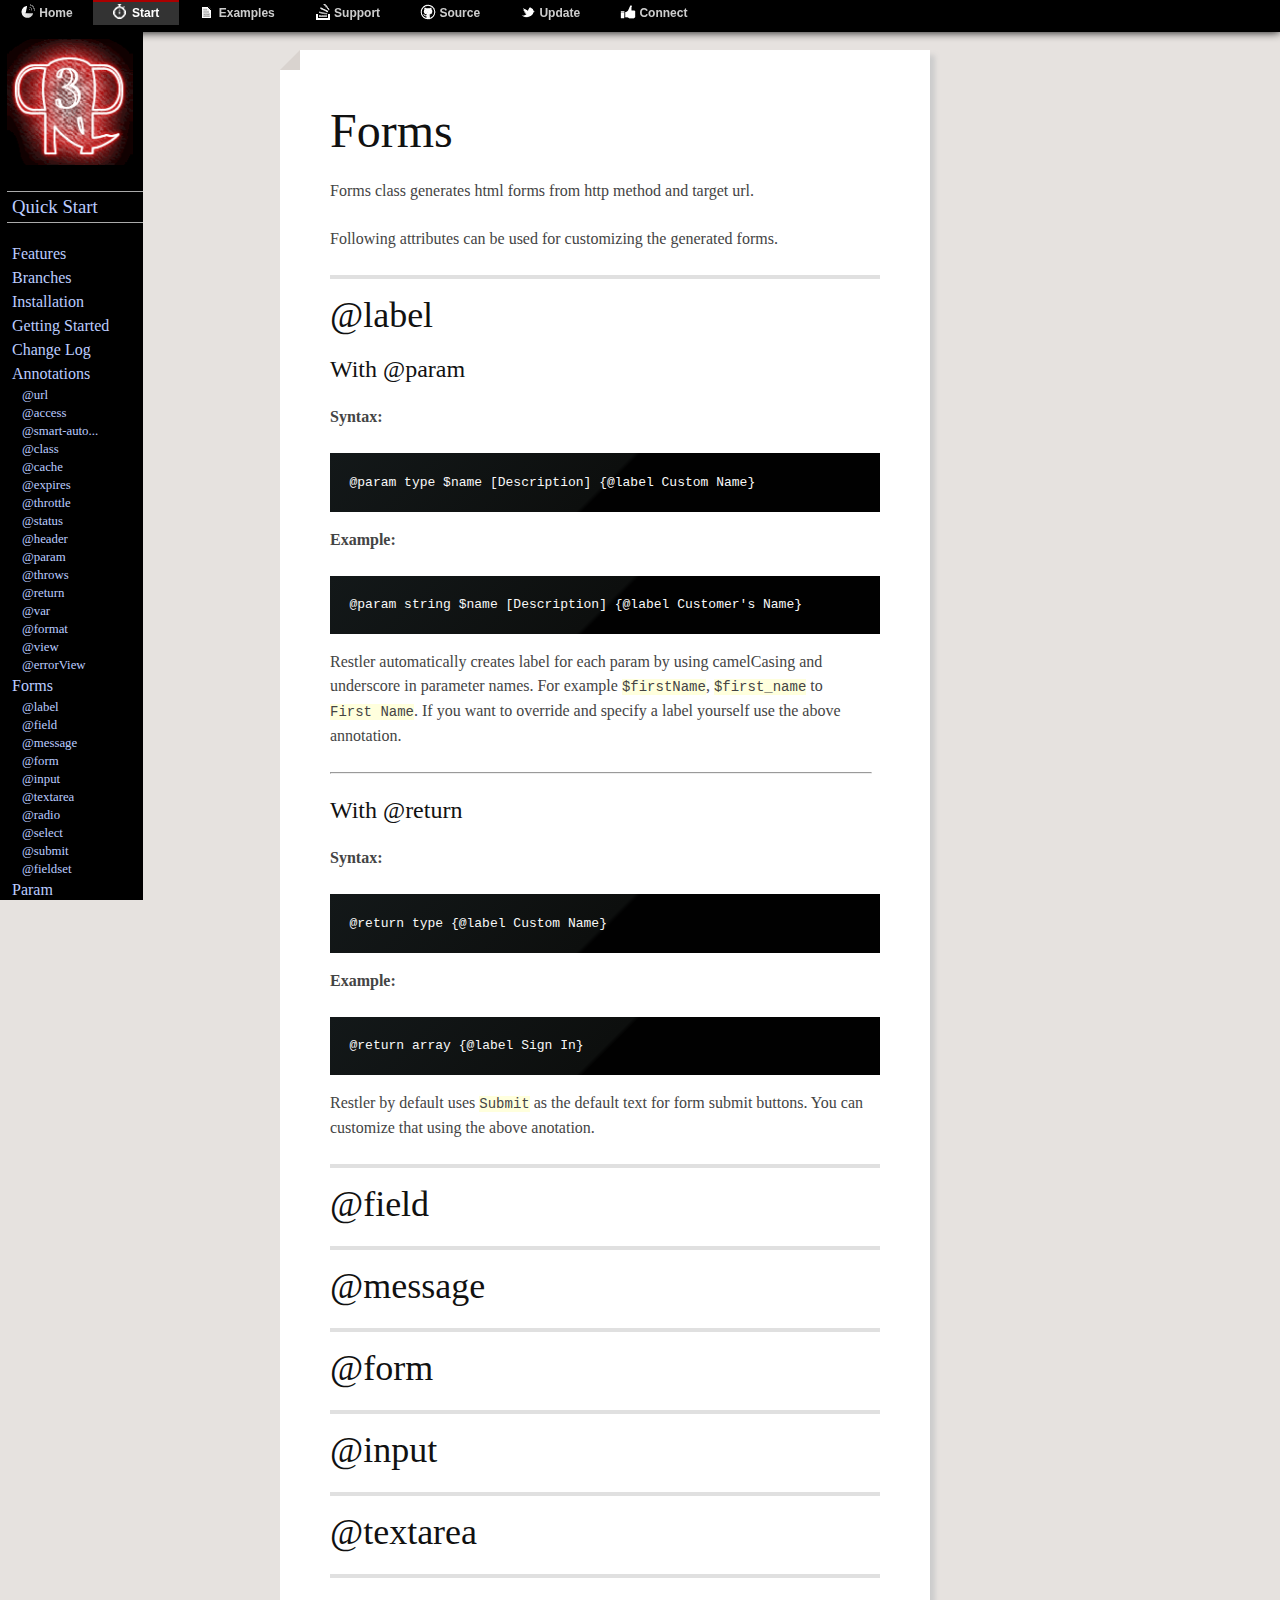
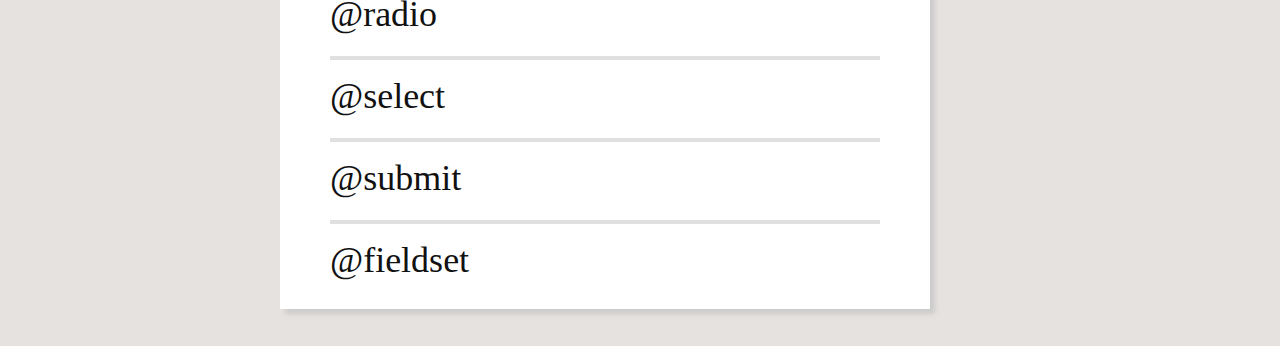
<file: Restler-master/public/forms.html>
<!DOCTYPE html>
<html>
<head>
<title>Luracast Restler  Forms</title>
<meta http-equiv="Content-Type" content="text/html; charset=UTF-8">
<link rel="stylesheet" href="examples/resources/highlight.css">
<link rel="stylesheet" type="text/css" href="examples/resources/style.css"/>
<script src="examples/resources/highlight.pack.js"></script>
<script type="text/javascript" src="examples/resources/jquery-1.7.2.min.js"></script>

<script type="text/javascript">
  hljs.initHighlightingOnLoad();
</script>

<script type="text/javascript">
var _gaq = _gaq || [];
  _gaq.push(['_setAccount', 'UA-23777019-2']);
  _gaq.push(['_trackPageview']);

  (function() {
    var ga = document.createElement('script'); ga.type = 'text/javascript'; ga.async = true;
    ga.src = ('https:' == document.location.protocol ? 'https://ssl' : 'http://www') + '.google-analytics.com/ga.js';
    var s = document.getElementsByTagName('script')[0]; s.parentNode.insertBefore(ga, s);
  })();
</script>
</head>
<body>
<nav class="floating-menu">
<ul>
<li><a title="Restler Home" target="_blank" href="http://luracast.com/products/restler/"><img src="examples/resources/home.png" width="16" height="16"/> Home</a></li>
<li><a class="active" title="Getting Started with Restler" href="index.html#luracast-restler"><img src="examples/resources/quickstart.png" width="16" height="16"/> Start</a></li>
<li><a href="examples/index.html"><img src="examples/resources/examples.png" width="16" height="16"/> Examples</a></li>
<li><a title="Share your knowledge by answering user questions in Stack Overflow." target="_blank" href="http://bit.ly/Restler-QA"><img src="examples/resources/stackoverflow.png" width="16" height="16"/> Support</a></li>
<li><a title="Contribute and Fork Restler on GitHub" target="_blank" href="http://bit.ly/LuracastRestler"><img src="examples/resources/github.png" width="16" height="16"/> Source</a></li>
<li><a title="Get updated on Twitter" target="_blank" href="http://twitter.com/Luracast"><img src="examples/resources/twitter.png" width="16" height="16"/> Update</a></li>
<li><a title="Keep in touch on Facebook" target="_blank" href="https://www.facebook.com/Luracast"><img src="examples/resources/facebook.png" width="16" height="16"/> Connect</a></li>
</ul>
</nav>
<nav id="left">
        <img src="examples/resources/Restler3.gif" width="126"
            height="126" title="Luracast Restler " />
        <h3>
            <a href="index.html#luracast-restler">Quick Start</a>
        </h3>
        <ul>
            <li><a href="index.html#features" title="Feature List">Features</a></li>
            <li><a href="index.html#git-repository-and-the-branches" title="Git Repository and the Branches">Branches</a></li>
            <li><a href="index.html#installation" title="Install">Installation</a></li>
            <li><a href="index.html#quick-start-guide" title="Quick Start">Getting Started</a></li>
            <li><a href="index.html#change-log" title="What has changed?">Change Log</a></li>
            <li><a href="annotations.html#supported-annotations" title="Supported Annotations">Annotations</a>
                <ul><li><a href="annotations.html#url" title="Annotations - @url">@url</a></li></ul>
                <ul><li><a href="annotations.html#access" title="Annotations - @access">@access</a></li></ul>
                <ul><li><a href="annotations.html#smart-auto-routing" title="Annotations - @smart-auto-routing">@smart-auto...</a></li></ul>
                <ul><li><a href="annotations.html#class" title="Annotations - @class">@class</a></li></ul>
                <ul><li><a href="annotations.html#cache" title="Annotations - @cache">@cache</a></li></ul>
                <ul><li><a href="annotations.html#expires" title="Annotations - @expires">@expires</a></li></ul>
                <ul><li><a href="annotations.html#throttle" title="Annotations - @throttle">@throttle</a></li></ul>
                <ul><li><a href="annotations.html#status" title="Annotations - @status">@status</a></li></ul>
                <ul><li><a href="annotations.html#header" title="Annotations - @header">@header</a></li></ul>
                <ul><li><a href="annotations.html#param" title="Annotations - @param">@param</a></li></ul>
                <ul><li><a href="annotations.html#throws" title="Annotations - @throws">@throws</a></li></ul>
                <ul><li><a href="annotations.html#return" title="Annotations - @return">@return</a></li></ul>
                <ul><li><a href="annotations.html#var" title="Annotations - @var">@var</a></li></ul>
                <ul><li><a href="annotations.html#format" title="Annotations - @format">@format</a></li></ul>
                <ul><li><a href="annotations.html#view" title="Annotations - @view">@view</a></li></ul>
                <ul><li><a href="annotations.html#errorview" title="Annotations - @errorView">@errorView</a></li></ul>
            </li>
            <li><a href="forms.html#forms" title="Forms">Forms</a>
                <ul><li><a href="forms.html#label" title="Forms - @label">@label</a></li></ul>
                <ul><li><a href="forms.html#field" title="Forms - @field">@field</a></li></ul>
                <ul><li><a href="forms.html#message" title="Forms - @message">@message</a></li></ul>
                <ul><li><a href="forms.html#form" title="Forms - @form">@form</a></li></ul>
                <ul><li><a href="forms.html#input" title="Forms - @input">@input</a></li></ul>
                <ul><li><a href="forms.html#textarea" title="Forms - @textarea">@textarea</a></li></ul>
                <ul><li><a href="forms.html#radio" title="Forms - @radio">@radio</a></li></ul>
                <ul><li><a href="forms.html#select" title="Forms - @select">@select</a></li></ul>
                <ul><li><a href="forms.html#submit" title="Forms - @submit">@submit</a></li></ul>
                <ul><li><a href="forms.html#fieldset" title="Forms - @fieldset">@fieldset</a></li></ul>
            </li>
            <li><a href="param.html#param-and--var" title="@param and @var">Param</a>
                <ul><li><a href="param.html#from" title="Param - @from">@from</a></li></ul>
                <ul><li><a href="param.html#type" title="Param - @type">@type</a></li></ul>
                <ul><li><a href="param.html#choice" title="Param - @choice">@choice</a></li></ul>
                <ul><li><a href="param.html#min----max" title="Param - @min & @max">@min & @max</a></li></ul>
                <ul><li><a href="param.html#fix" title="Param - @fix">@fix</a></li></ul>
                <ul><li><a href="param.html#pattern" title="Param - @pattern">@pattern</a></li></ul>
                <ul><li><a href="param.html#message" title="Param - @message">@message</a></li></ul>
                <ul><li><a href="param.html#example" title="Param - @example">@example</a></li></ul>
            </li>

        </ul>
    </nav>
<article>

<p><a id="forms" class="anchor"></a></p>
<h1>Forms</h1>

<p>Forms class generates html forms from http method and target url.</p>

<p>Following attributes can be used for customizing the generated forms.</p>

<p><a id="label" class="anchor"></a></p>
<h2>@label</h2>

<p><a id="with--param" class="anchor"></a></p>
<h3>With @param</h3>

<p><strong>Syntax:</strong></p>

<pre><code>@param type $name [Description] {@label Custom Name}
</code></pre>

<p><strong>Example:</strong></p>

<pre><code>@param string $name [Description] {@label Customer's Name}
</code></pre>

<p>Restler automatically creates label for each param by using camelCasing and underscore in parameter names. For example <code>$firstName</code>, <code>$first_name</code> to <code>First Name</code>. If you want to override and specify a label yourself use the above annotation.</p>

<hr>
<p><a id="with--return" class="anchor"></a></p>
<h3>With @return</h3>

<p><strong>Syntax:</strong></p>

<pre><code>@return type {@label Custom Name}
</code></pre>

<p><strong>Example:</strong></p>

<pre><code>@return array {@label Sign In}
</code></pre>

<p>Restler by default uses <code>Submit</code> as the default text for form submit buttons. You can customize that using the above anotation.</p>

<p><a id="field" class="anchor"></a></p>
<h2>@field</h2>

<p><a id="message" class="anchor"></a></p>
<h2>@message</h2>

<p><a id="form" class="anchor"></a></p>
<h2>@form</h2>

<p><a id="input" class="anchor"></a></p>
<h2>@input</h2>

<p><a id="textarea" class="anchor"></a></p>
<h2>@textarea</h2>

<p><a id="radio" class="anchor"></a></p>
<h2>@radio</h2>

<p><a id="select" class="anchor"></a></p>
<h2>@select</h2>

<p><a id="submit" class="anchor"></a></p>
<h2>@submit</h2>

<p><a id="fieldset" class="anchor"></a></p>
<h2>@fieldset</h2>

</article>
</body>
</html>
</file>
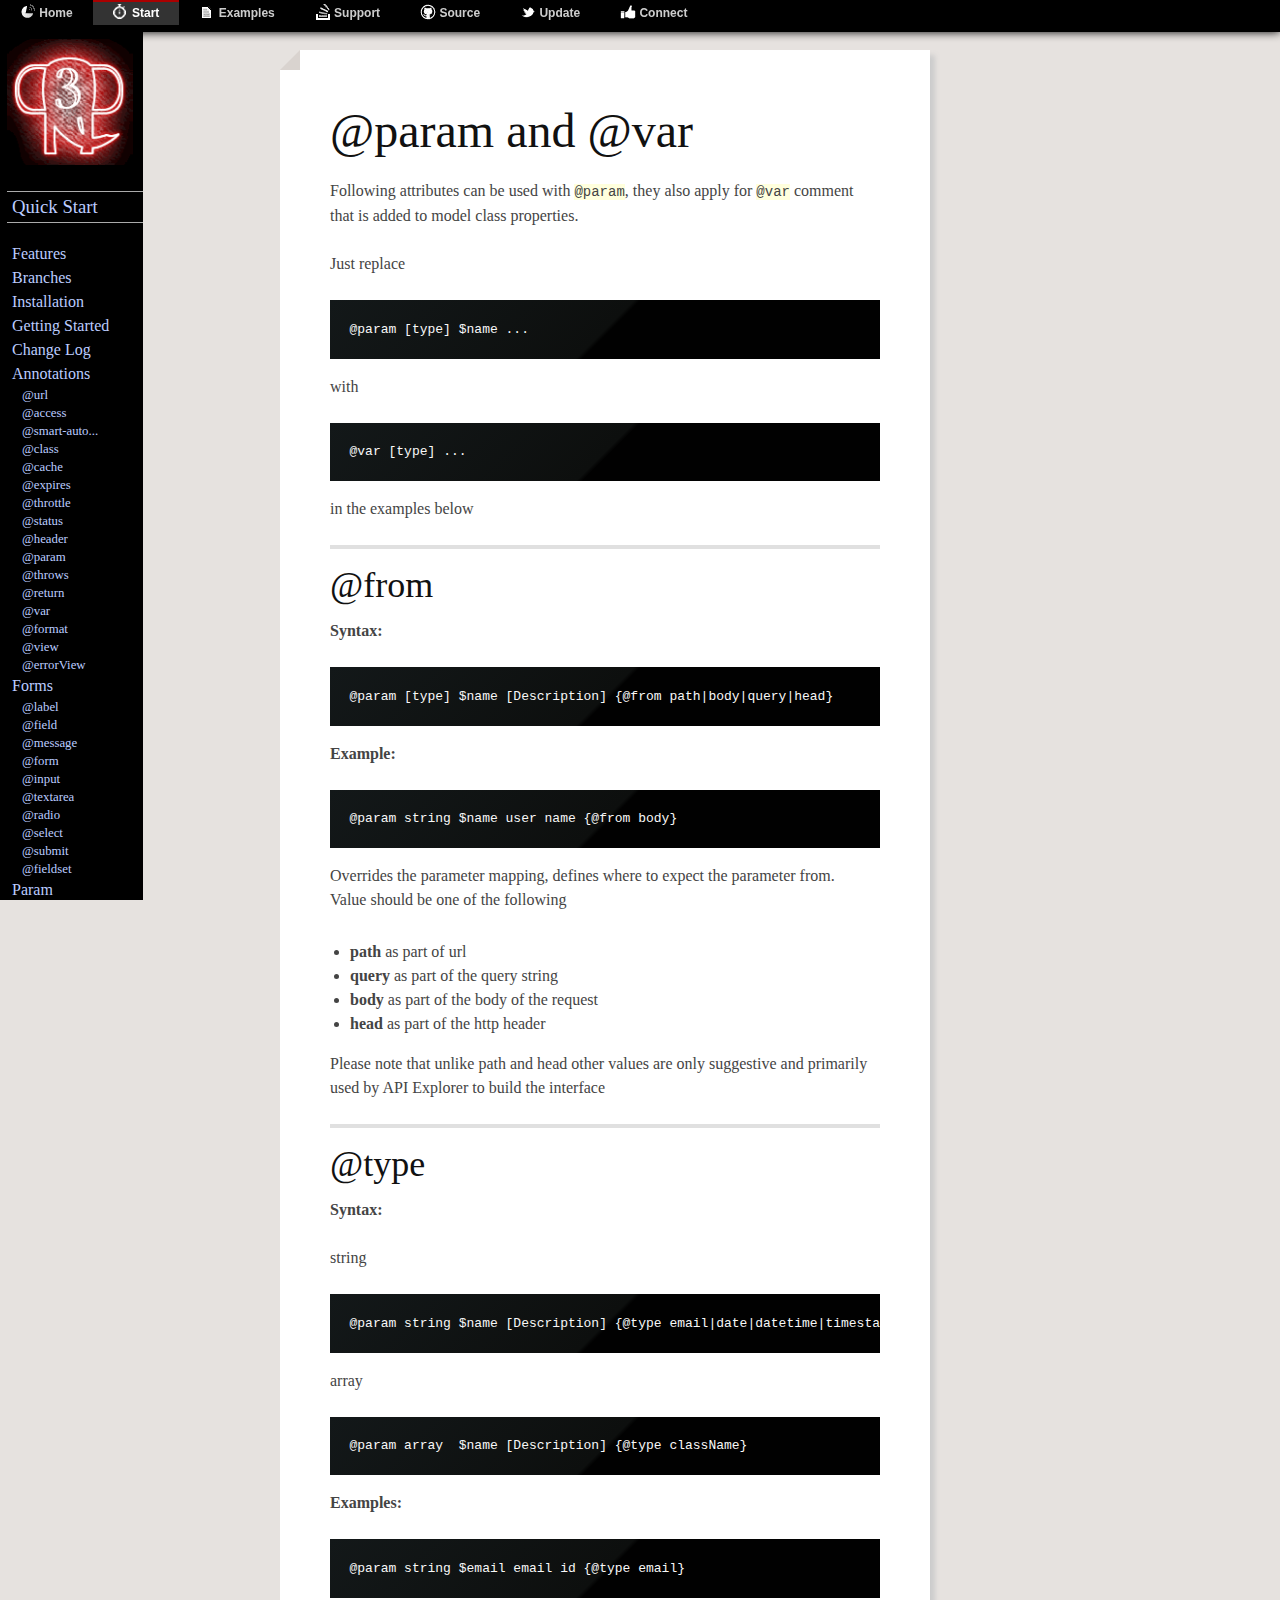
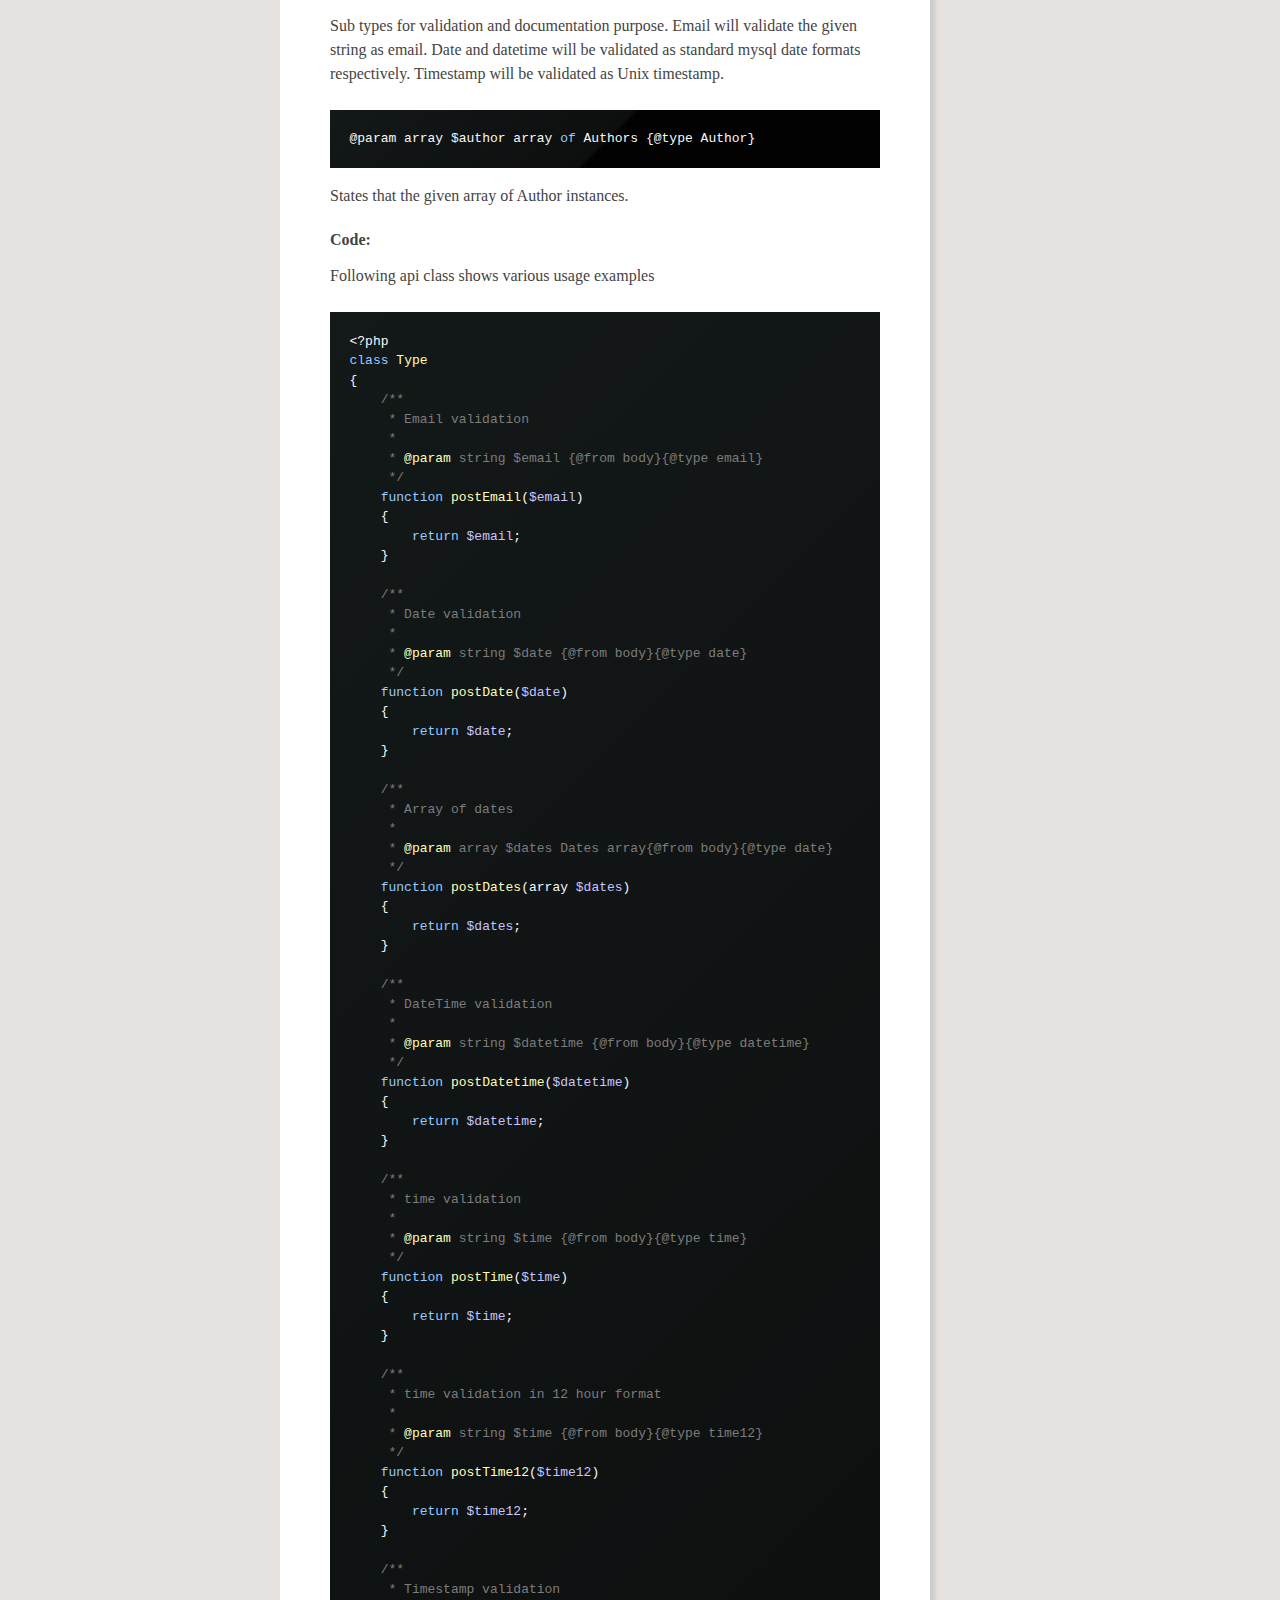
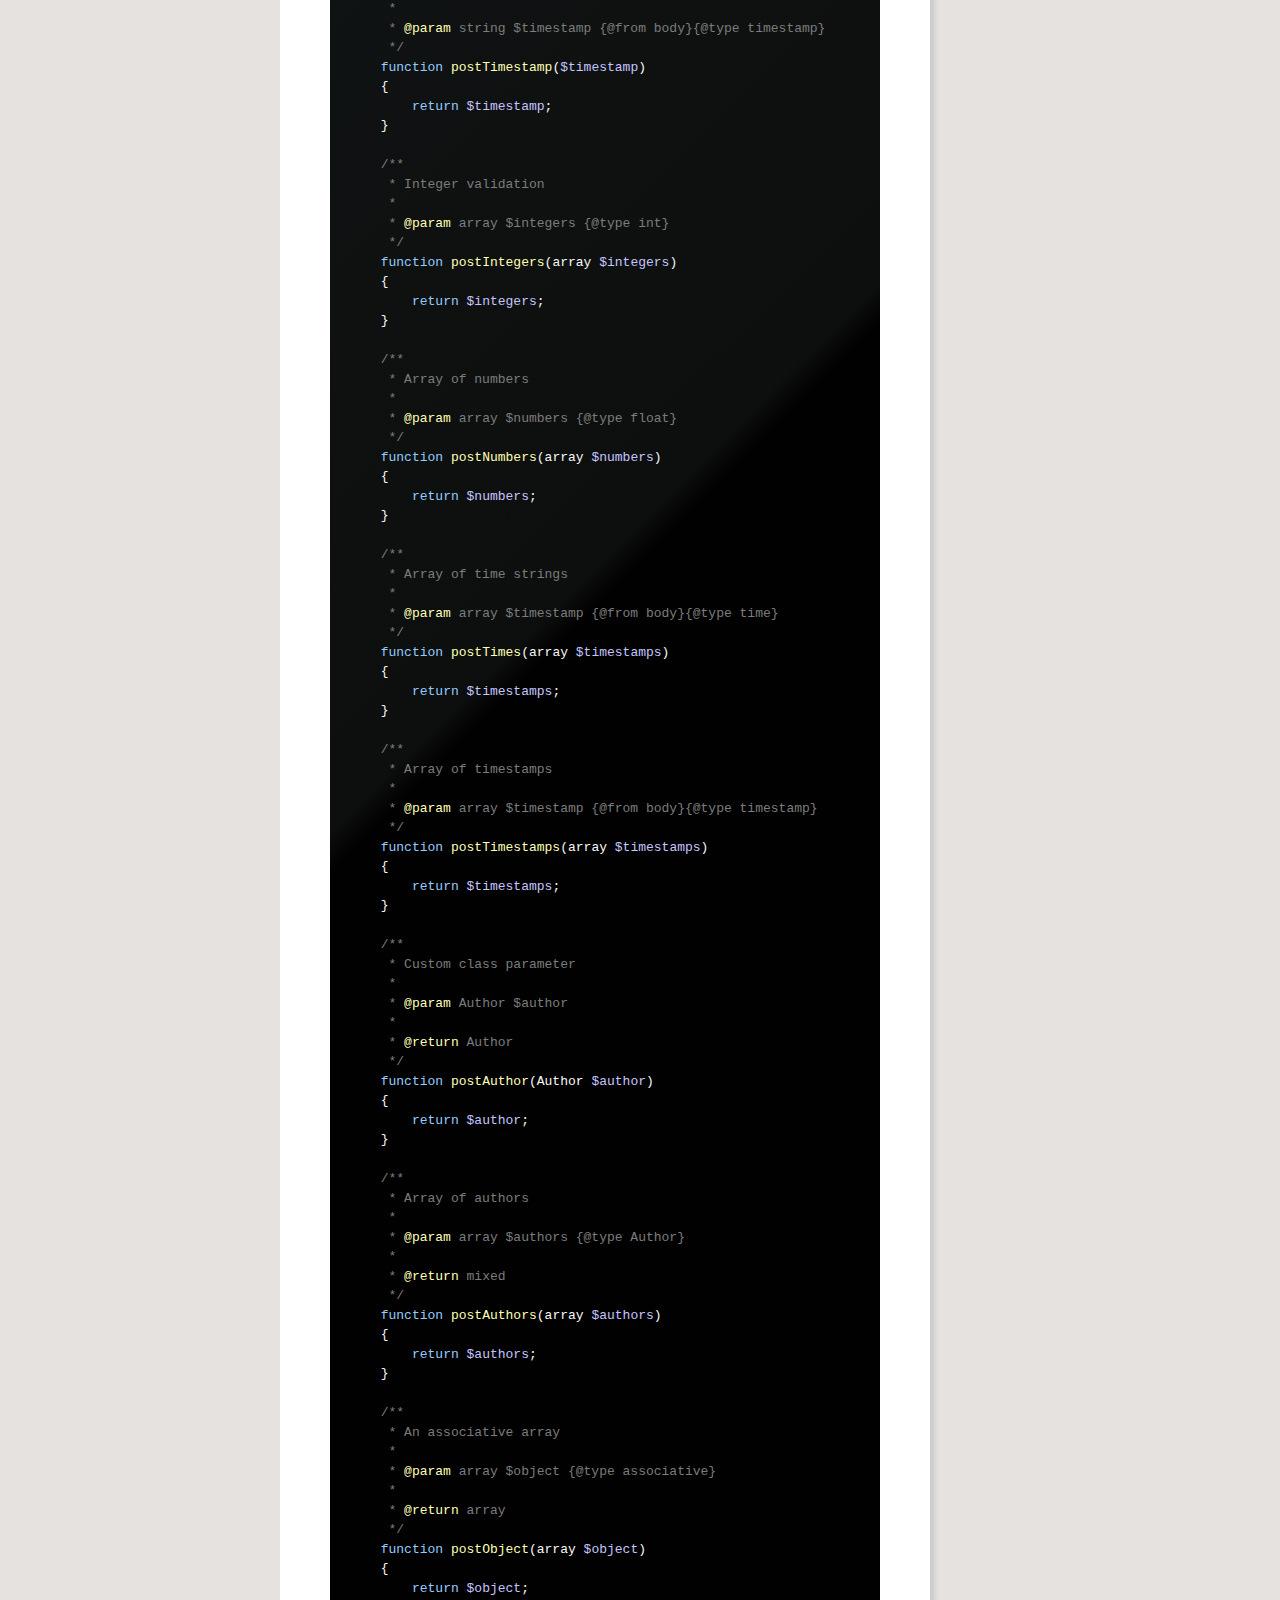
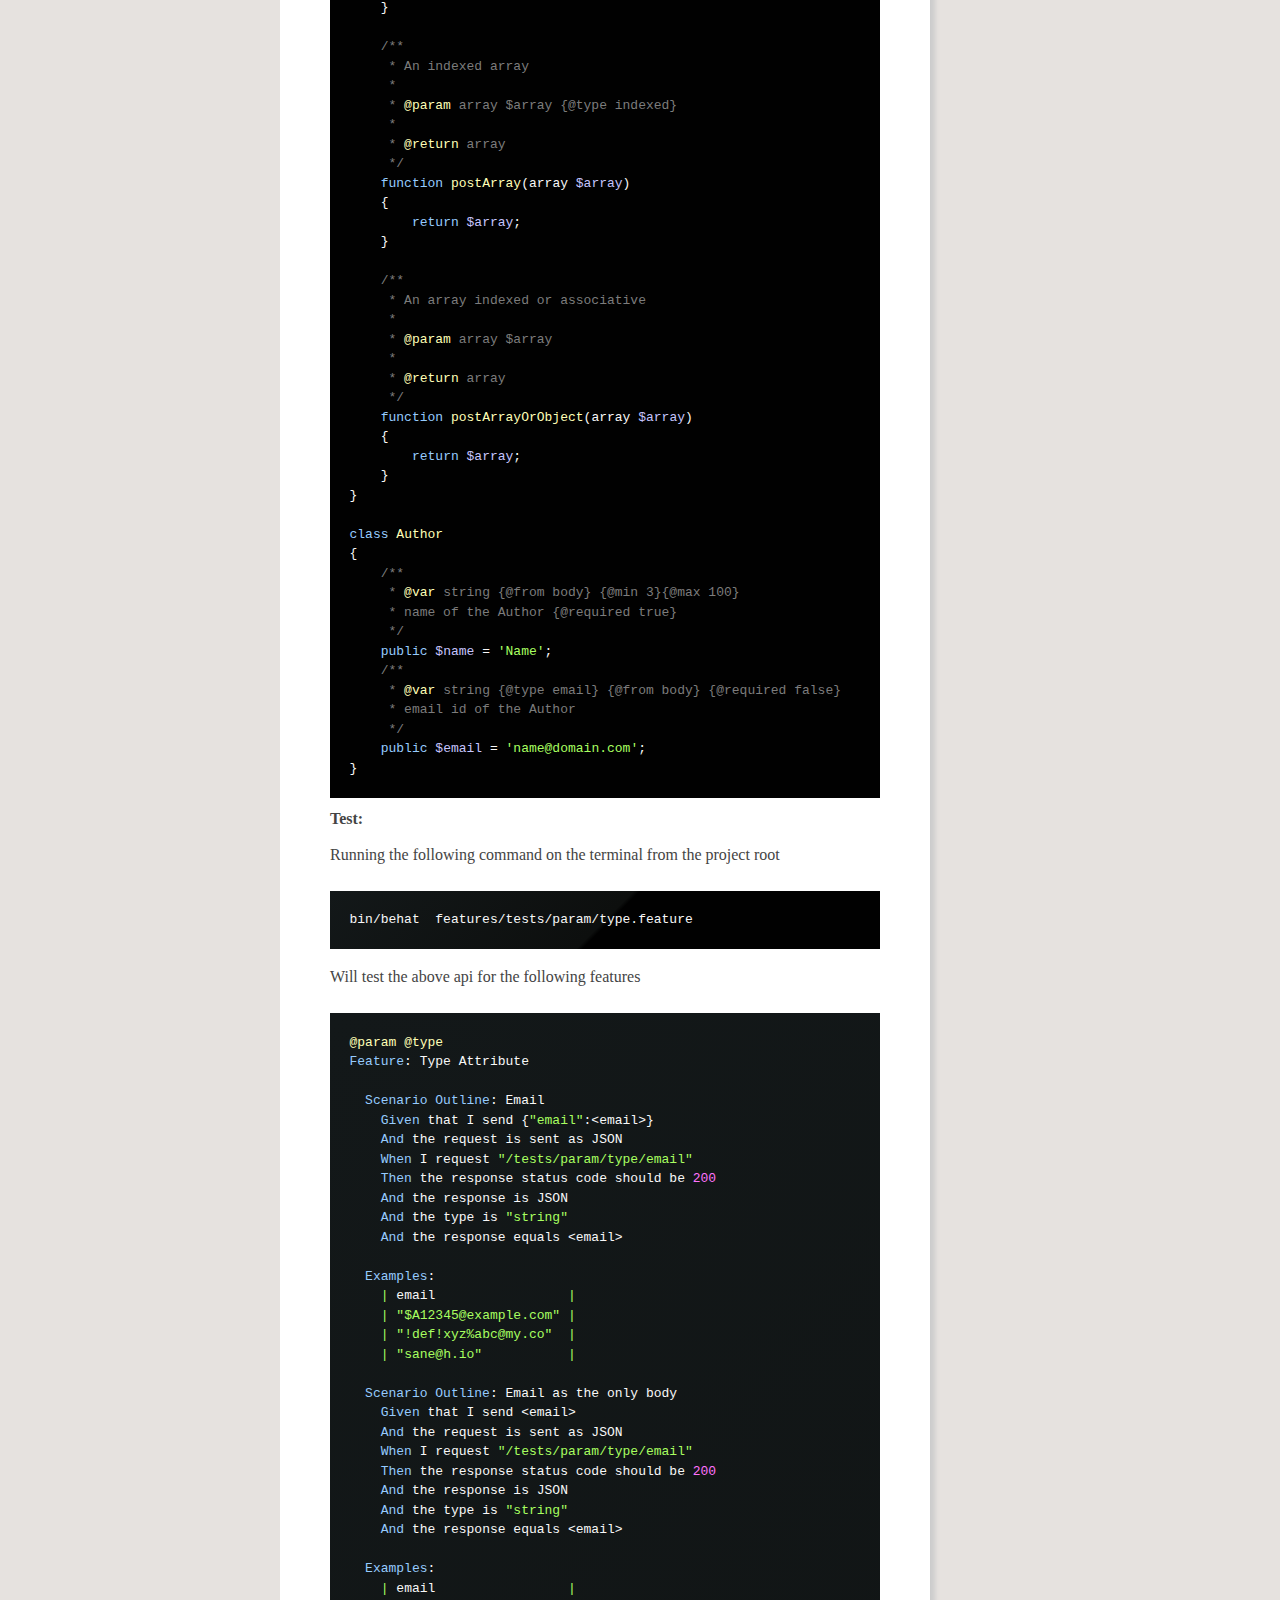
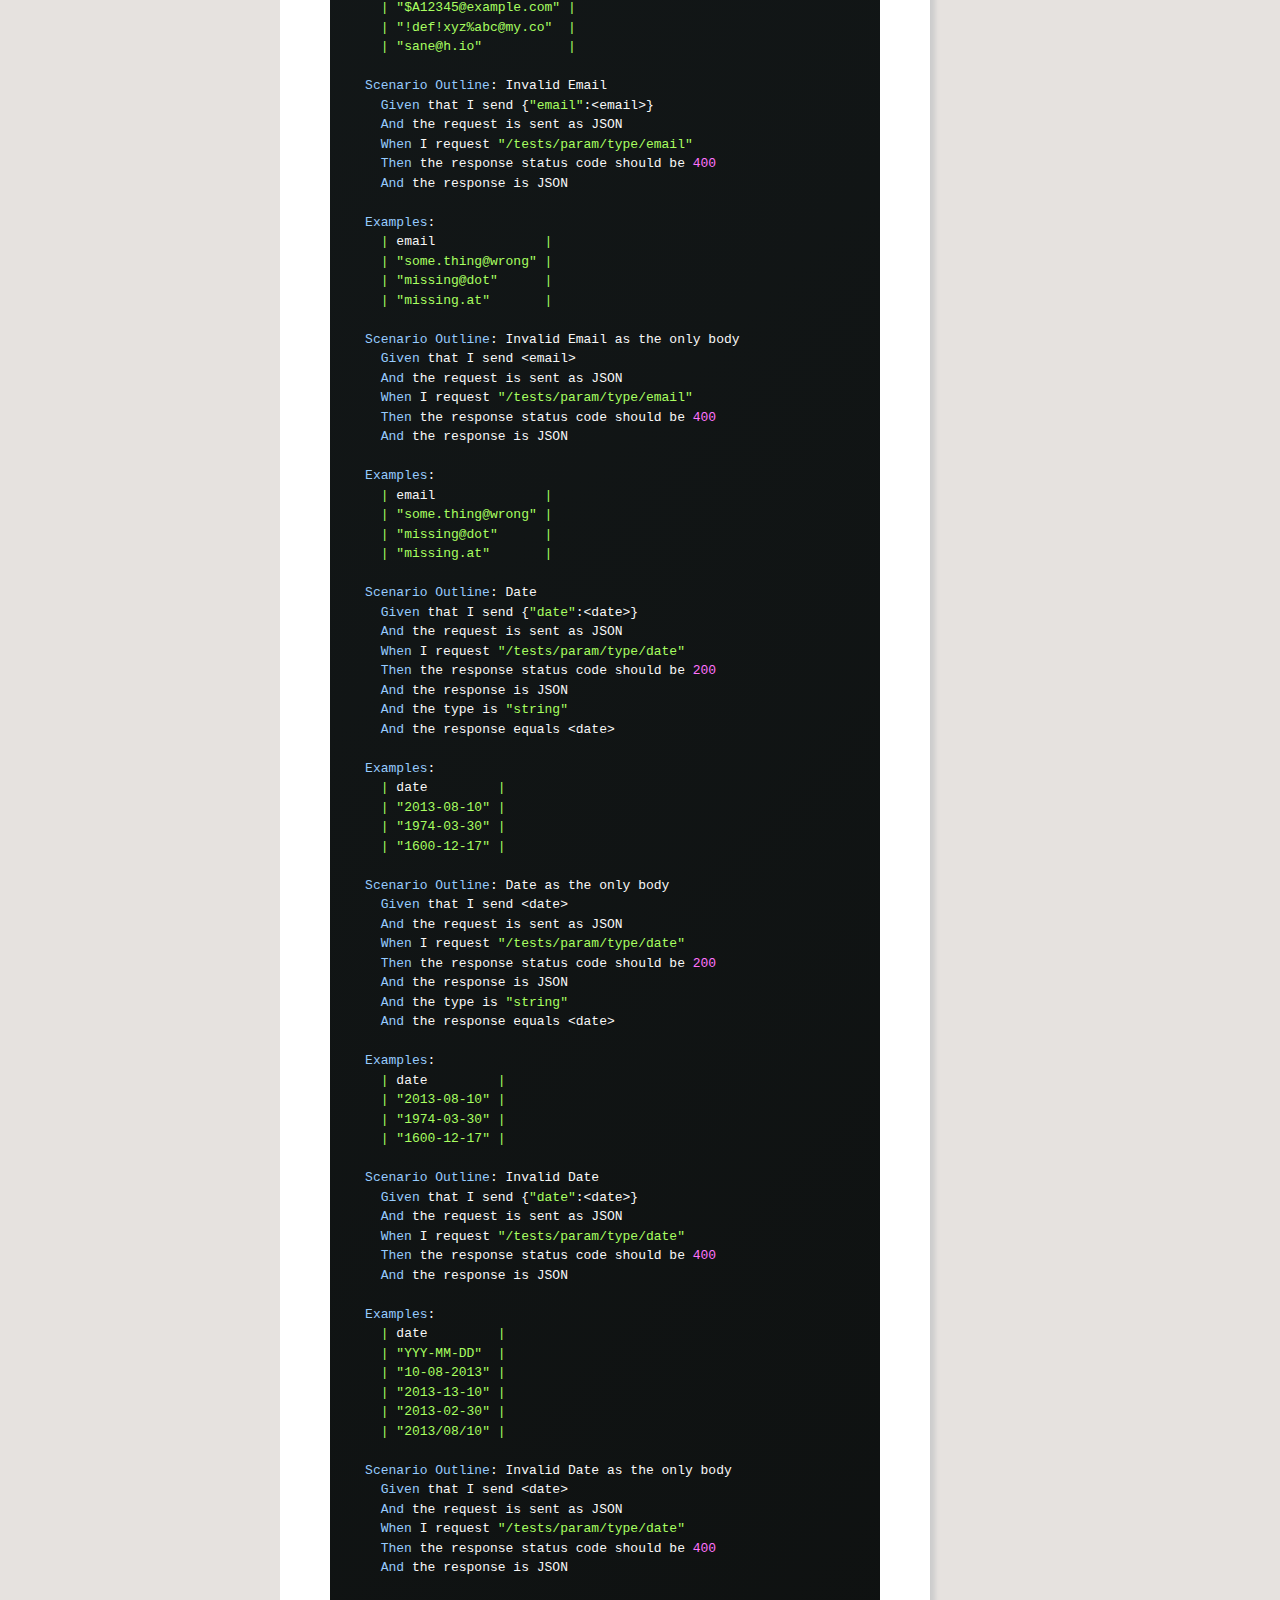
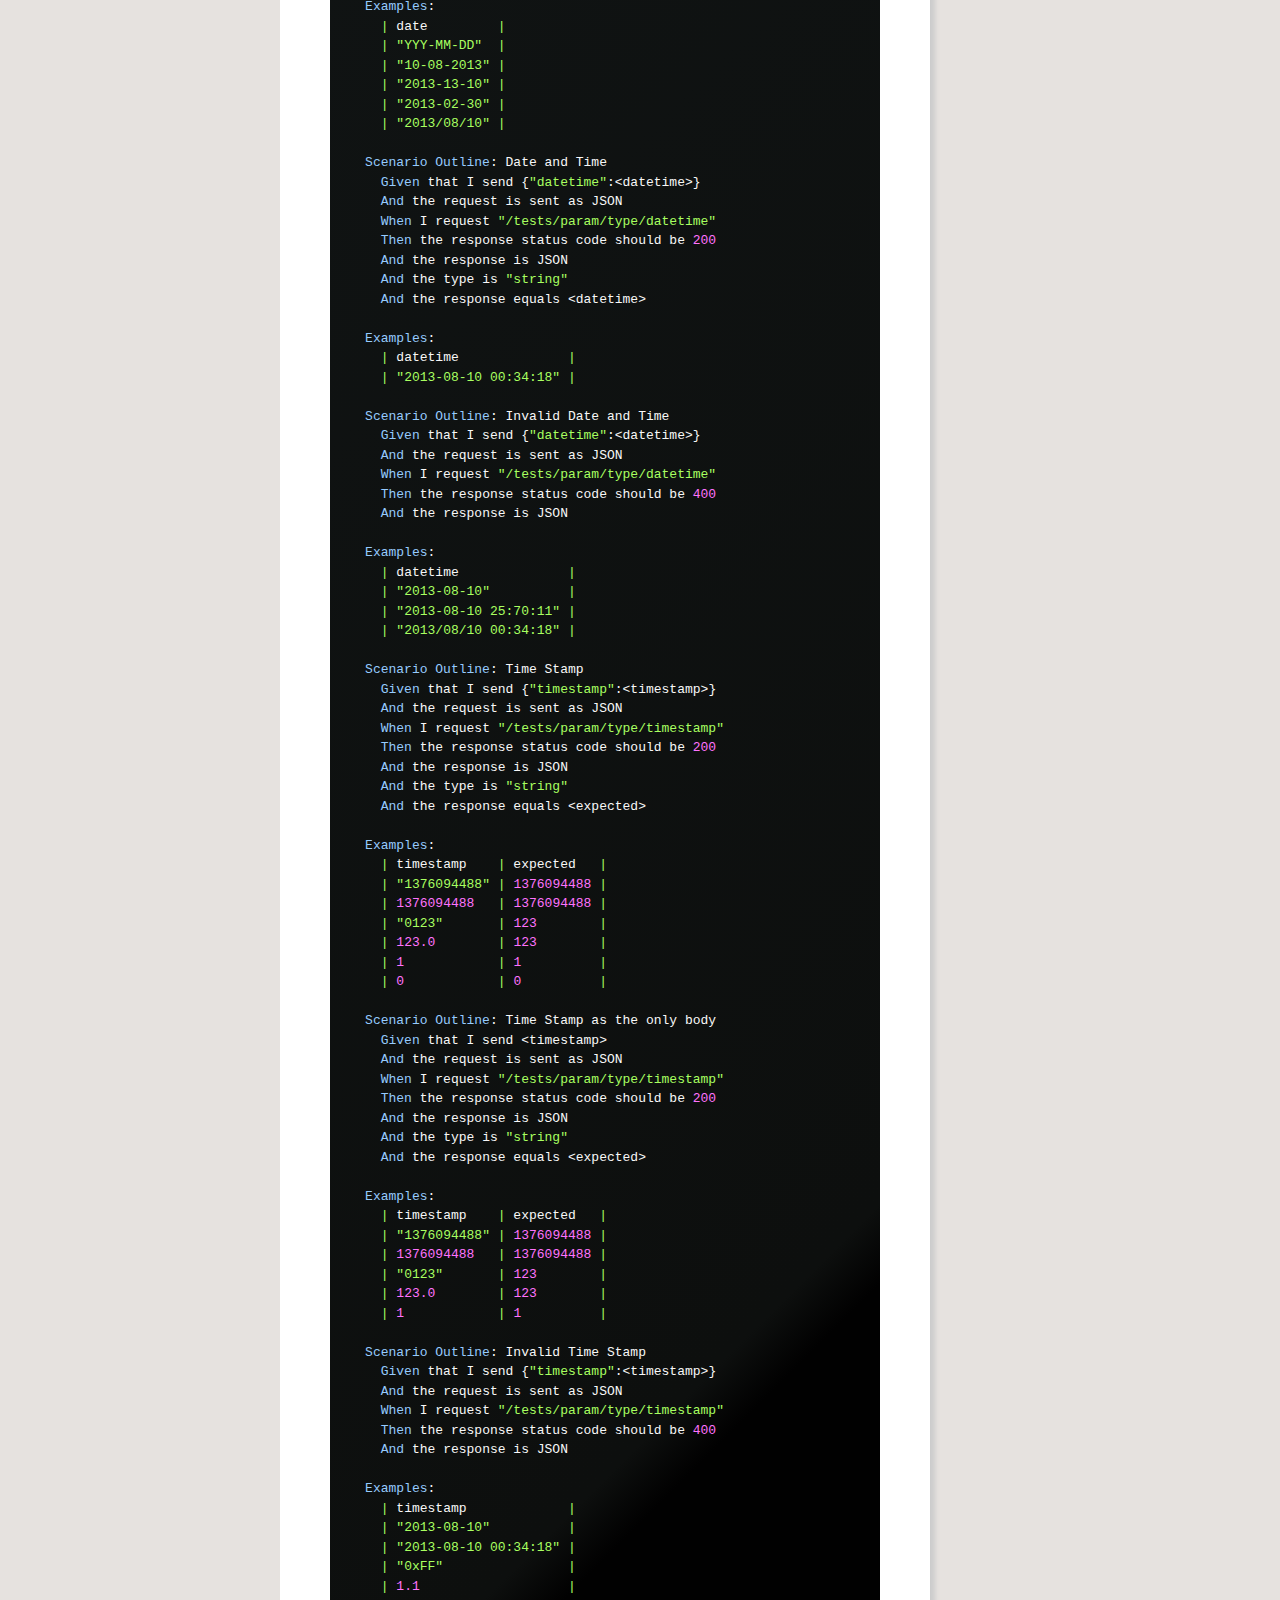
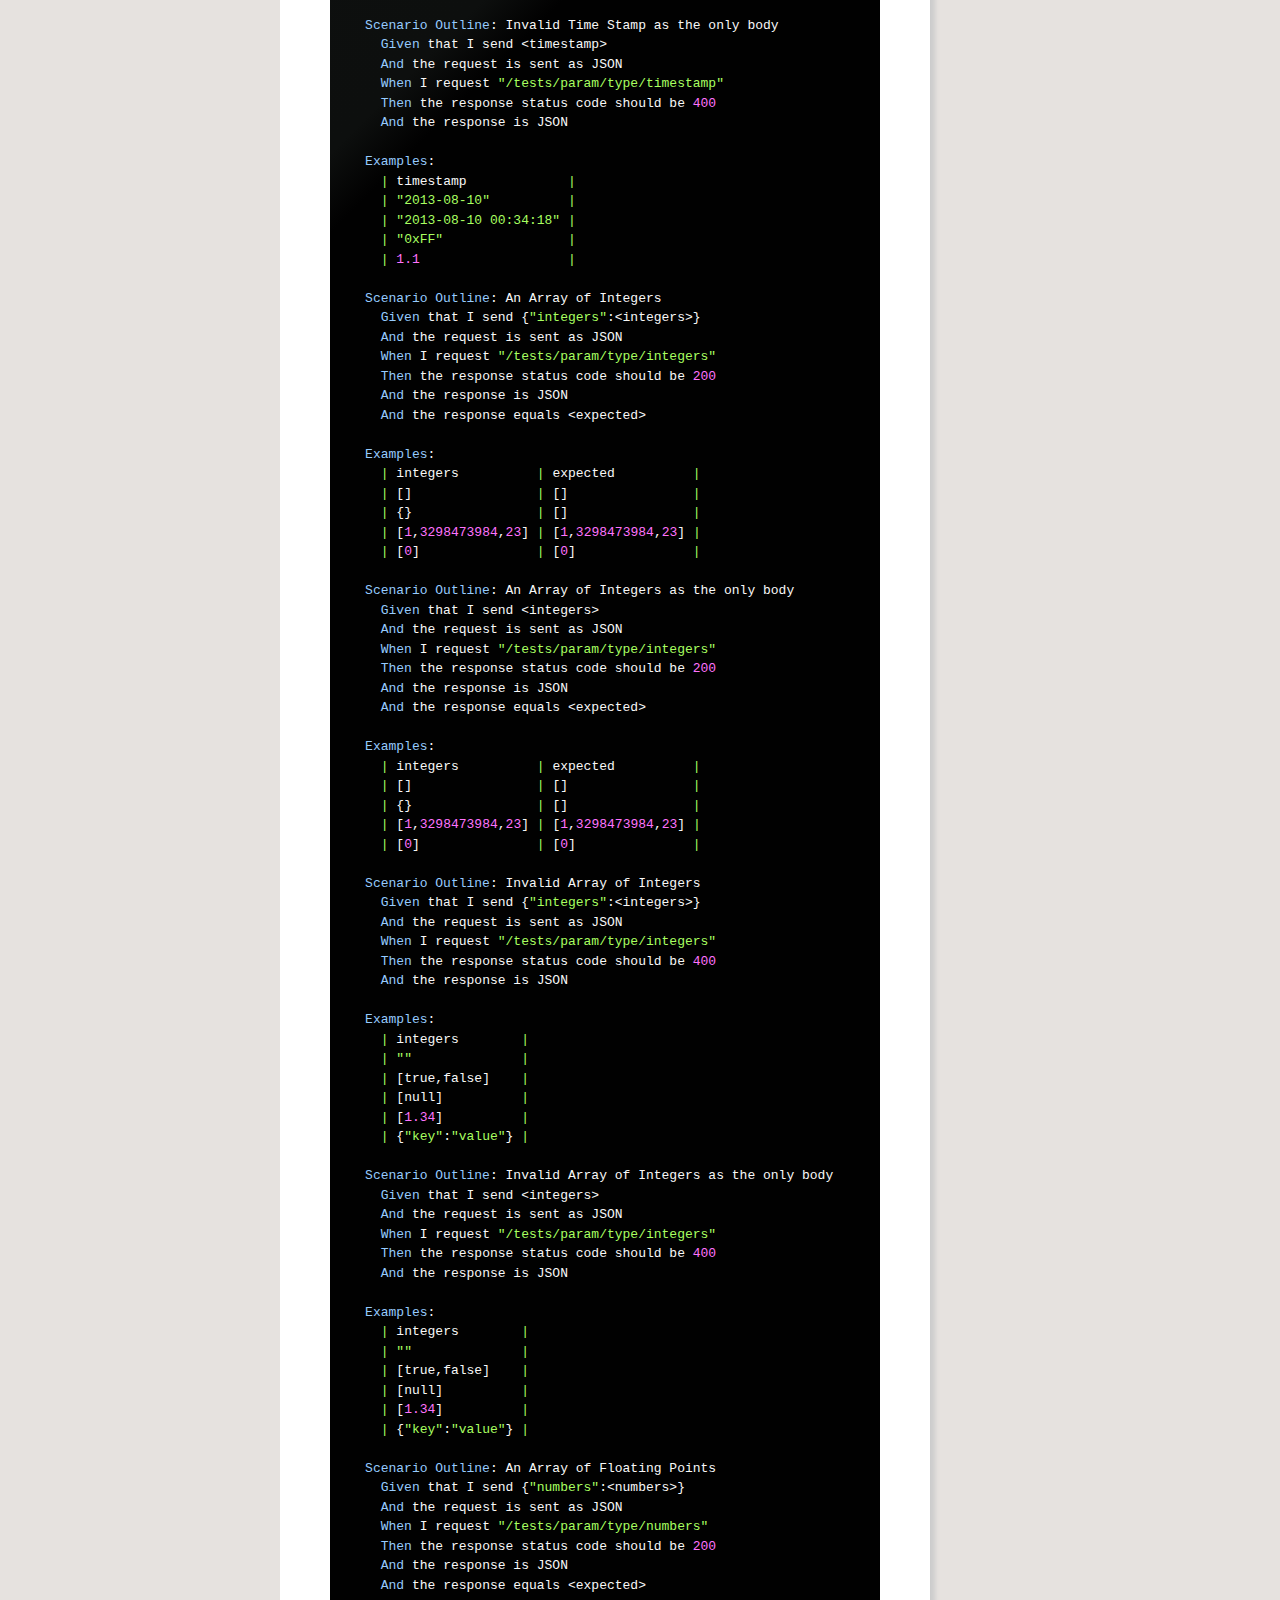
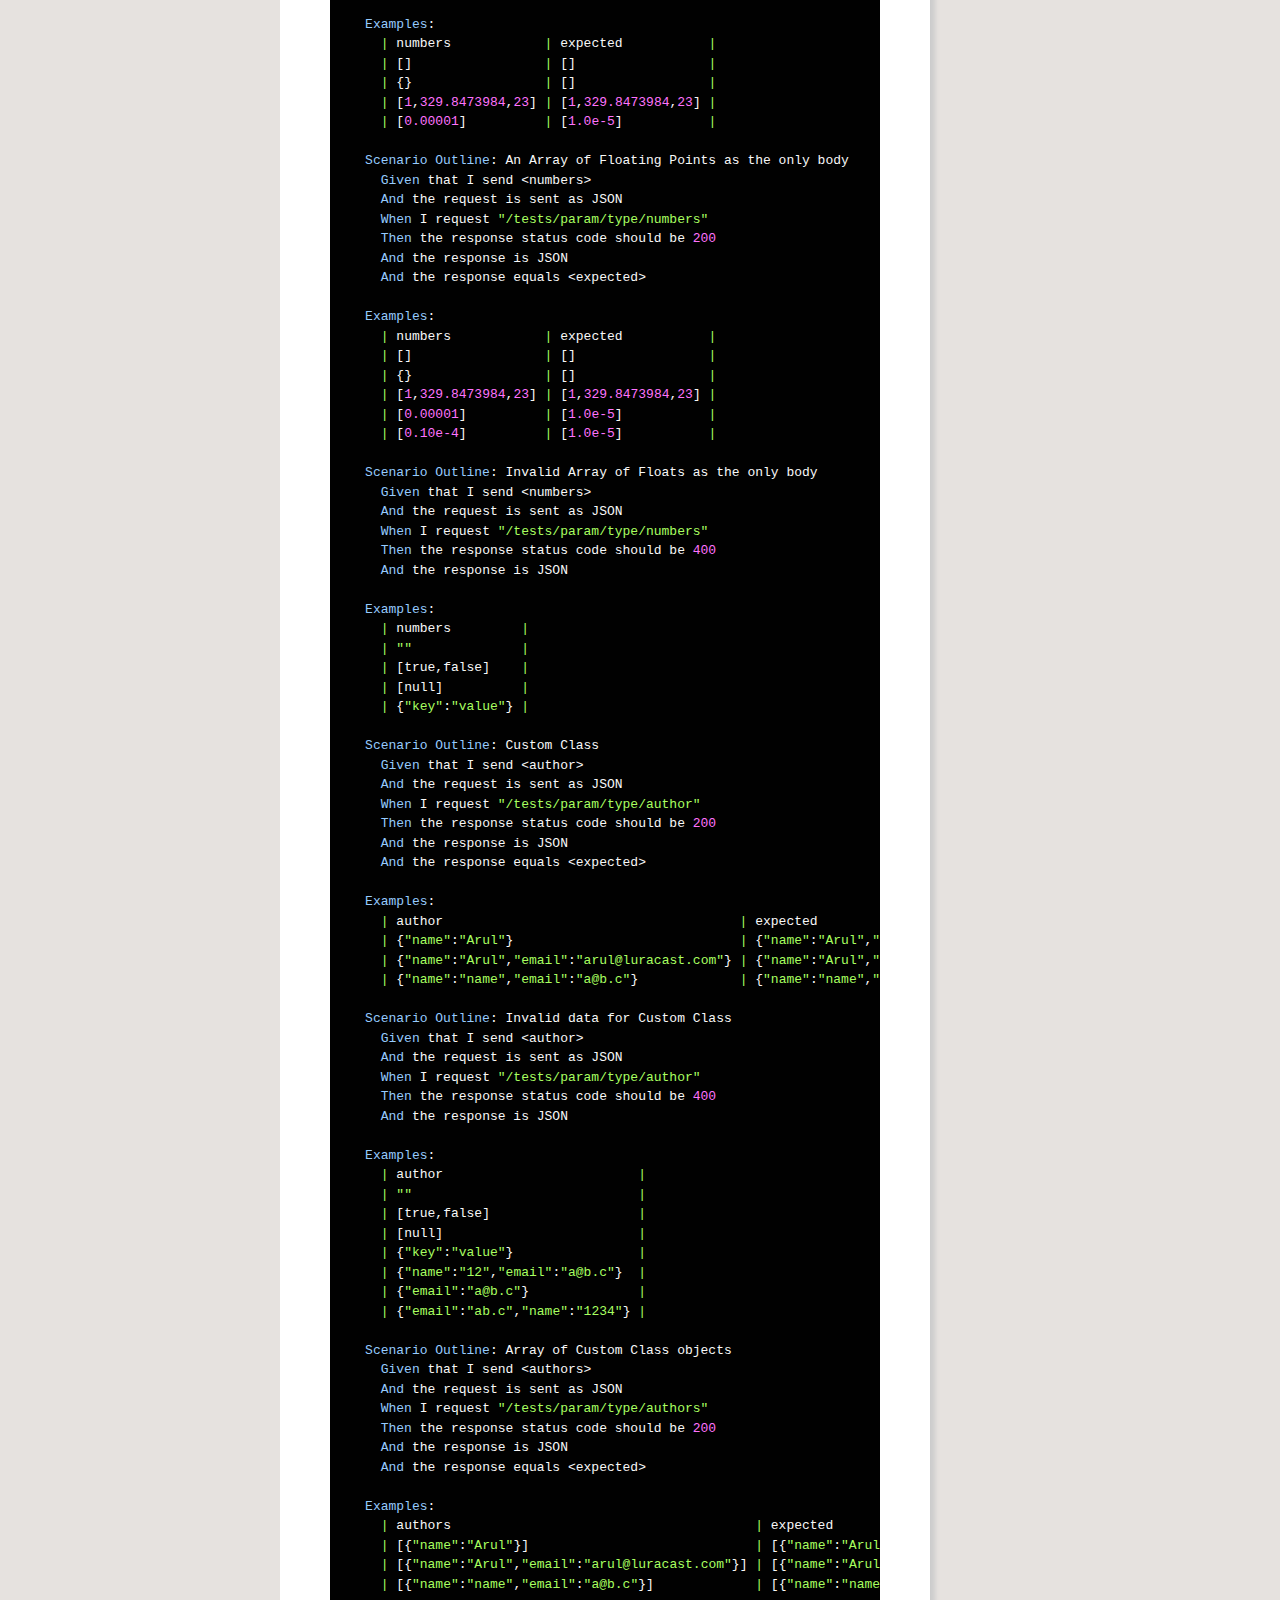
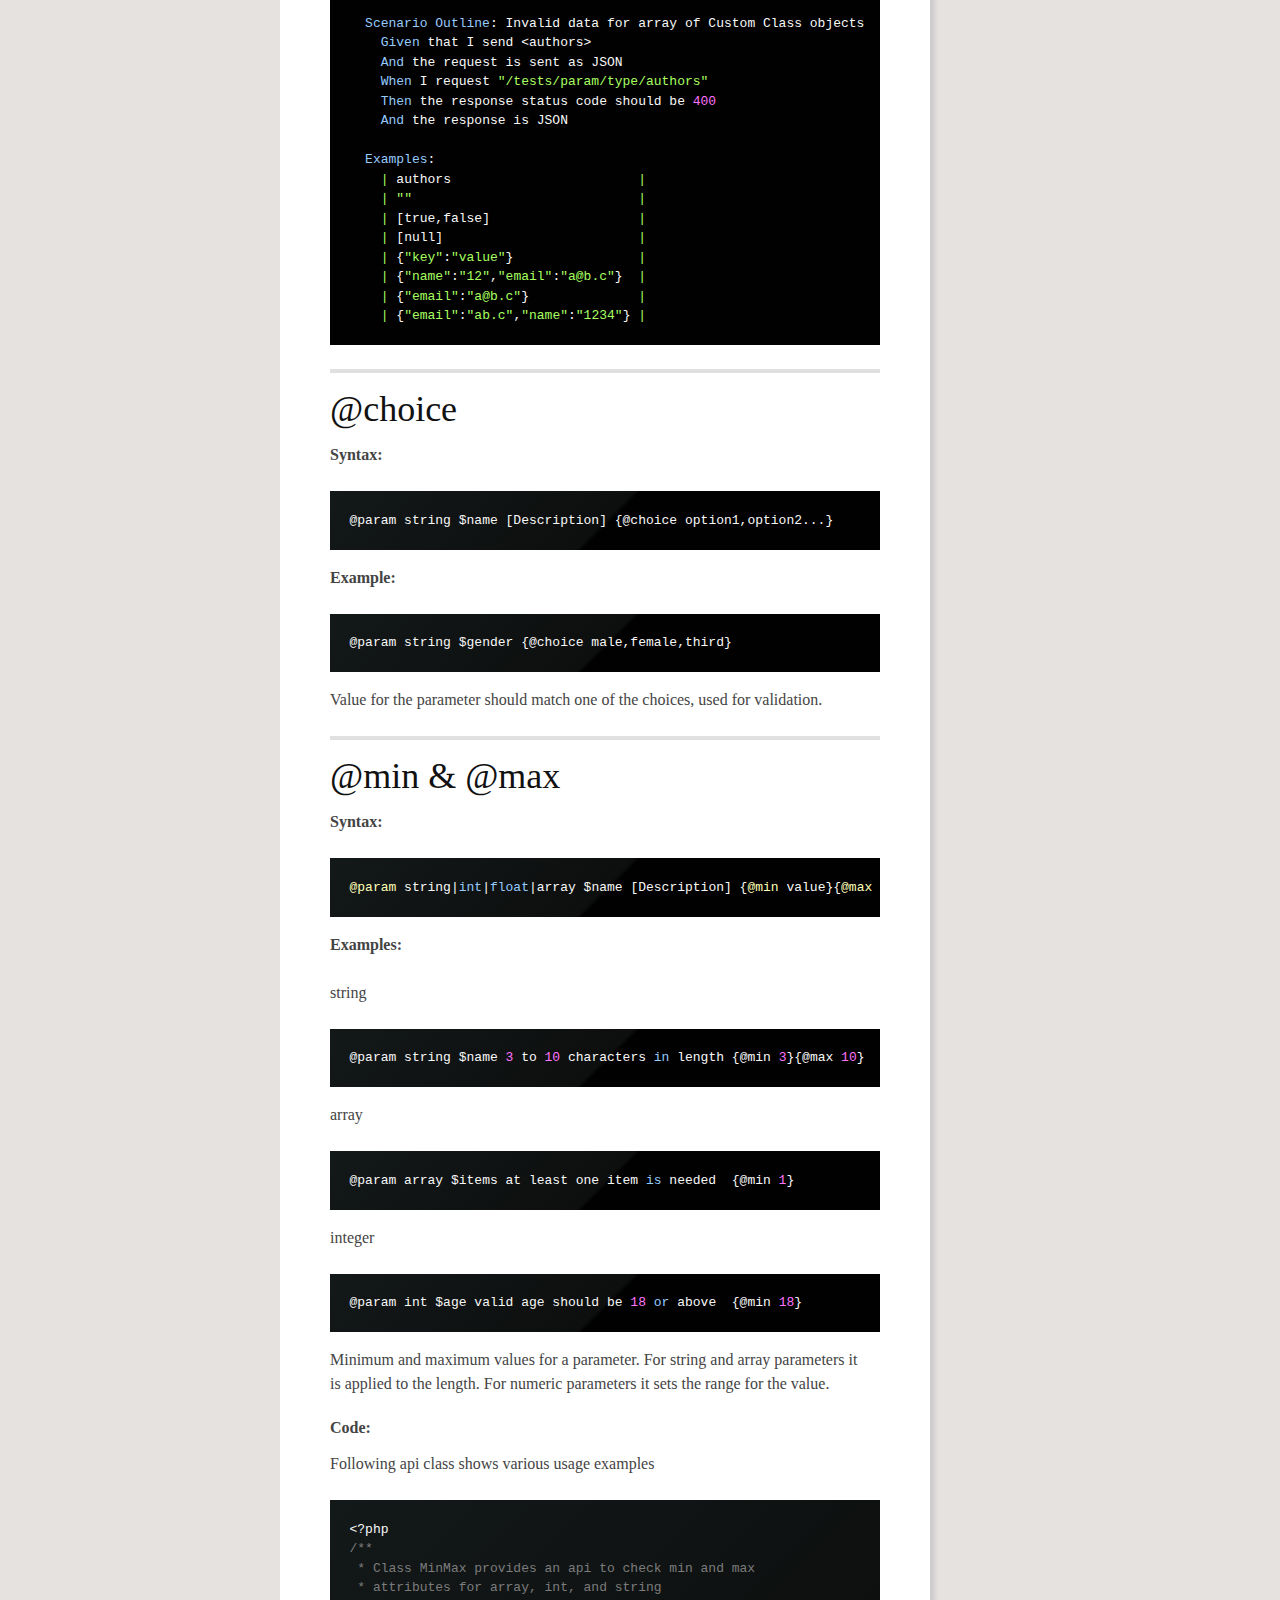
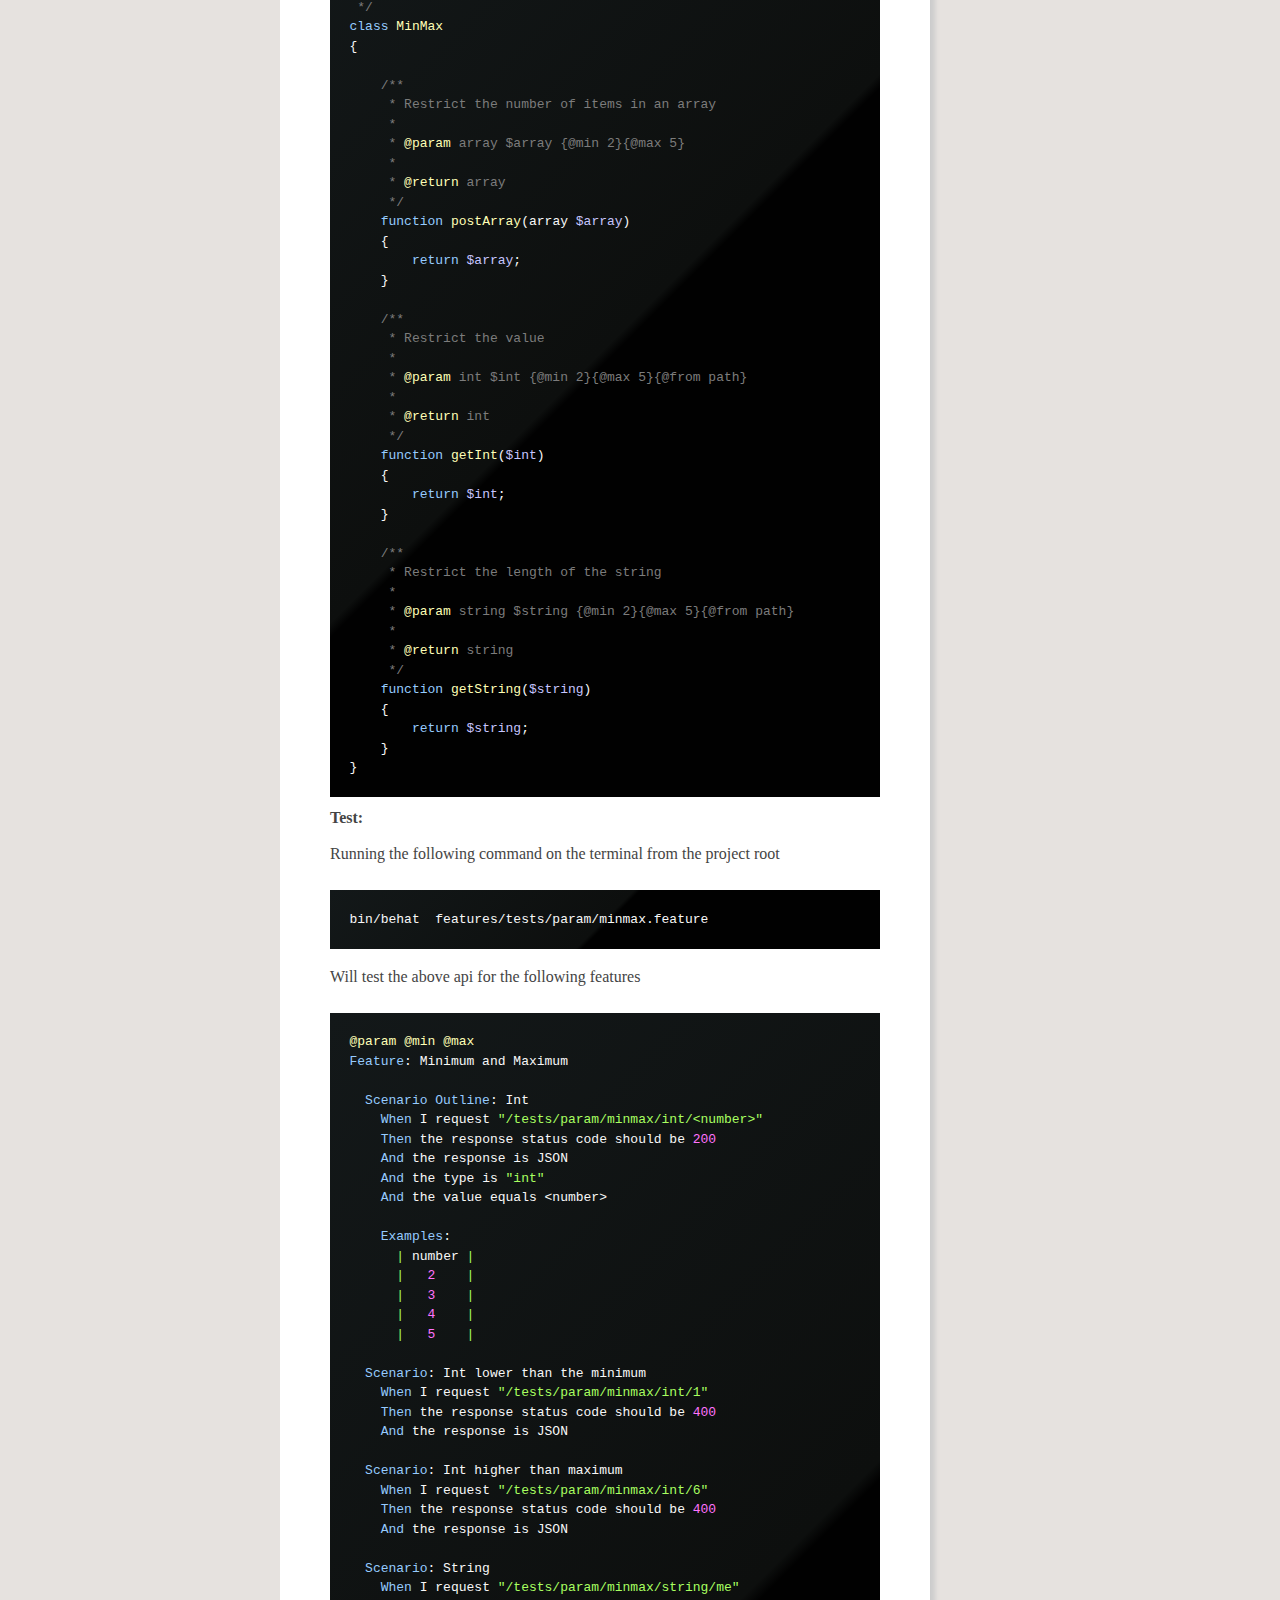
<file: Restler-master/public/param.html>
<!DOCTYPE html>
<html>
<head>
<title>Luracast Restler  Param</title>
<meta http-equiv="Content-Type" content="text/html; charset=UTF-8">
<link rel="stylesheet" href="examples/resources/highlight.css">
<link rel="stylesheet" type="text/css" href="examples/resources/style.css"/>
<script src="examples/resources/highlight.pack.js"></script>
<script type="text/javascript" src="examples/resources/jquery-1.7.2.min.js"></script>

<script type="text/javascript">
  hljs.initHighlightingOnLoad();
</script>

<script type="text/javascript">
var _gaq = _gaq || [];
  _gaq.push(['_setAccount', 'UA-23777019-2']);
  _gaq.push(['_trackPageview']);

  (function() {
    var ga = document.createElement('script'); ga.type = 'text/javascript'; ga.async = true;
    ga.src = ('https:' == document.location.protocol ? 'https://ssl' : 'http://www') + '.google-analytics.com/ga.js';
    var s = document.getElementsByTagName('script')[0]; s.parentNode.insertBefore(ga, s);
  })();
</script>
</head>
<body>
<nav class="floating-menu">
<ul>
<li><a title="Restler Home" target="_blank" href="http://luracast.com/products/restler/"><img src="examples/resources/home.png" width="16" height="16"/> Home</a></li>
<li><a class="active" title="Getting Started with Restler" href="index.html#luracast-restler"><img src="examples/resources/quickstart.png" width="16" height="16"/> Start</a></li>
<li><a href="examples/index.html"><img src="examples/resources/examples.png" width="16" height="16"/> Examples</a></li>
<li><a title="Share your knowledge by answering user questions in Stack Overflow." target="_blank" href="http://bit.ly/Restler-QA"><img src="examples/resources/stackoverflow.png" width="16" height="16"/> Support</a></li>
<li><a title="Contribute and Fork Restler on GitHub" target="_blank" href="http://bit.ly/LuracastRestler"><img src="examples/resources/github.png" width="16" height="16"/> Source</a></li>
<li><a title="Get updated on Twitter" target="_blank" href="http://twitter.com/Luracast"><img src="examples/resources/twitter.png" width="16" height="16"/> Update</a></li>
<li><a title="Keep in touch on Facebook" target="_blank" href="https://www.facebook.com/Luracast"><img src="examples/resources/facebook.png" width="16" height="16"/> Connect</a></li>
</ul>
</nav>
<nav id="left">
        <img src="examples/resources/Restler3.gif" width="126"
            height="126" title="Luracast Restler " />
        <h3>
            <a href="index.html#luracast-restler">Quick Start</a>
        </h3>
        <ul>
            <li><a href="index.html#features" title="Feature List">Features</a></li>
            <li><a href="index.html#git-repository-and-the-branches" title="Git Repository and the Branches">Branches</a></li>
            <li><a href="index.html#installation" title="Install">Installation</a></li>
            <li><a href="index.html#quick-start-guide" title="Quick Start">Getting Started</a></li>
            <li><a href="index.html#change-log" title="What has changed?">Change Log</a></li>
            <li><a href="annotations.html#supported-annotations" title="Supported Annotations">Annotations</a>
                <ul><li><a href="annotations.html#url" title="Annotations - @url">@url</a></li></ul>
                <ul><li><a href="annotations.html#access" title="Annotations - @access">@access</a></li></ul>
                <ul><li><a href="annotations.html#smart-auto-routing" title="Annotations - @smart-auto-routing">@smart-auto...</a></li></ul>
                <ul><li><a href="annotations.html#class" title="Annotations - @class">@class</a></li></ul>
                <ul><li><a href="annotations.html#cache" title="Annotations - @cache">@cache</a></li></ul>
                <ul><li><a href="annotations.html#expires" title="Annotations - @expires">@expires</a></li></ul>
                <ul><li><a href="annotations.html#throttle" title="Annotations - @throttle">@throttle</a></li></ul>
                <ul><li><a href="annotations.html#status" title="Annotations - @status">@status</a></li></ul>
                <ul><li><a href="annotations.html#header" title="Annotations - @header">@header</a></li></ul>
                <ul><li><a href="annotations.html#param" title="Annotations - @param">@param</a></li></ul>
                <ul><li><a href="annotations.html#throws" title="Annotations - @throws">@throws</a></li></ul>
                <ul><li><a href="annotations.html#return" title="Annotations - @return">@return</a></li></ul>
                <ul><li><a href="annotations.html#var" title="Annotations - @var">@var</a></li></ul>
                <ul><li><a href="annotations.html#format" title="Annotations - @format">@format</a></li></ul>
                <ul><li><a href="annotations.html#view" title="Annotations - @view">@view</a></li></ul>
                <ul><li><a href="annotations.html#errorview" title="Annotations - @errorView">@errorView</a></li></ul>
            </li>
            <li><a href="forms.html#forms" title="Forms">Forms</a>
                <ul><li><a href="forms.html#label" title="Forms - @label">@label</a></li></ul>
                <ul><li><a href="forms.html#field" title="Forms - @field">@field</a></li></ul>
                <ul><li><a href="forms.html#message" title="Forms - @message">@message</a></li></ul>
                <ul><li><a href="forms.html#form" title="Forms - @form">@form</a></li></ul>
                <ul><li><a href="forms.html#input" title="Forms - @input">@input</a></li></ul>
                <ul><li><a href="forms.html#textarea" title="Forms - @textarea">@textarea</a></li></ul>
                <ul><li><a href="forms.html#radio" title="Forms - @radio">@radio</a></li></ul>
                <ul><li><a href="forms.html#select" title="Forms - @select">@select</a></li></ul>
                <ul><li><a href="forms.html#submit" title="Forms - @submit">@submit</a></li></ul>
                <ul><li><a href="forms.html#fieldset" title="Forms - @fieldset">@fieldset</a></li></ul>
            </li>
            <li><a href="param.html#param-and--var" title="@param and @var">Param</a>
                <ul><li><a href="param.html#from" title="Param - @from">@from</a></li></ul>
                <ul><li><a href="param.html#type" title="Param - @type">@type</a></li></ul>
                <ul><li><a href="param.html#choice" title="Param - @choice">@choice</a></li></ul>
                <ul><li><a href="param.html#min----max" title="Param - @min & @max">@min & @max</a></li></ul>
                <ul><li><a href="param.html#fix" title="Param - @fix">@fix</a></li></ul>
                <ul><li><a href="param.html#pattern" title="Param - @pattern">@pattern</a></li></ul>
                <ul><li><a href="param.html#message" title="Param - @message">@message</a></li></ul>
                <ul><li><a href="param.html#example" title="Param - @example">@example</a></li></ul>
            </li>

        </ul>
    </nav>
<article>

<p><a id="param-and--var" class="anchor"></a></p>
<h1>@param and @var</h1>

<p>Following attributes can be used with <code>@param</code>, they also apply for <code>@var</code> comment
that is added to model class properties.</p>

<p>Just replace</p>

<pre><code>@param [type] $name ...
</code></pre>

<p>with</p>

<pre><code>@var [type] ...
</code></pre>

<p>in the examples below</p>

<p><a id="from" class="anchor"></a></p>
<h2>@from</h2>

<p><strong>Syntax:</strong></p>

<pre><code>@param [type] $name [Description] {@from path|body|query|head}
</code></pre>

<p><strong>Example:</strong></p>

<pre><code>@param string $name user name {@from body}
</code></pre>

<p>Overrides the parameter mapping, defines where to expect the parameter from.
Value should be one of the following</p>

<ul>
<li>
<strong>path</strong> as part of url</li>
<li>
<strong>query</strong> as part of the query string</li>
<li>
<strong>body</strong> as part of the body of the request</li>
<li>
<strong>head</strong> as part of the http header</li>
</ul>
<p>Please note that unlike path and head other values are only suggestive and
primarily used by API Explorer to build the interface</p>

<p><a id="type" class="anchor"></a></p>
<h2>@type</h2>

<p><strong>Syntax:</strong></p>

<p>string</p>

<pre><code>@param string $name [Description] {@type email|date|datetime|timestamp}
</code></pre>

<p>array</p>

<pre><code>@param array  $name [Description] {@type className}
</code></pre>

<p><strong>Examples:</strong></p>

<pre><code>@param string $email email id {@type email}
</code></pre>

<p>Sub types for validation and documentation purpose. Email will validate the
given string as email. Date and datetime will be validated as standard mysql
date formats respectively. Timestamp will be validated as Unix timestamp.</p>

<pre><code>@param array $author array of Authors {@type Author}
</code></pre>

<p>States that the given array of Author instances.</p>

<strong>Code:</strong><p>Following api class shows various usage examples</p>
<pre><code class="php">&lt;?php
class Type
{
    /**
     * Email validation
     *
     * @param string $email {@from body}{@type email}
     */
    function postEmail($email)
    {
        return $email;
    }

    /**
     * Date validation
     *
     * @param string $date {@from body}{@type date}
     */
    function postDate($date)
    {
        return $date;
    }

    /**
     * Array of dates
     *
     * @param array $dates Dates array{@from body}{@type date}
     */
    function postDates(array $dates)
    {
        return $dates;
    }

    /**
     * DateTime validation
     *
     * @param string $datetime {@from body}{@type datetime}
     */
    function postDatetime($datetime)
    {
        return $datetime;
    }

    /**
     * time validation
     *
     * @param string $time {@from body}{@type time}
     */
    function postTime($time)
    {
        return $time;
    }

    /**
     * time validation in 12 hour format
     *
     * @param string $time {@from body}{@type time12}
     */
    function postTime12($time12)
    {
        return $time12;
    }

    /**
     * Timestamp validation
     *
     * @param string $timestamp {@from body}{@type timestamp}
     */
    function postTimestamp($timestamp)
    {
        return $timestamp;
    }

    /**
     * Integer validation
     *
     * @param array $integers {@type int}
     */
    function postIntegers(array $integers)
    {
        return $integers;
    }

    /**
     * Array of numbers
     *
     * @param array $numbers {@type float}
     */
    function postNumbers(array $numbers)
    {
        return $numbers;
    }

    /**
     * Array of time strings
     *
     * @param array $timestamp {@from body}{@type time}
     */
    function postTimes(array $timestamps)
    {
        return $timestamps;
    }

    /**
     * Array of timestamps
     *
     * @param array $timestamp {@from body}{@type timestamp}
     */
    function postTimestamps(array $timestamps)
    {
        return $timestamps;
    }

    /**
     * Custom class parameter
     *
     * @param Author $author
     *
     * @return Author
     */
    function postAuthor(Author $author)
    {
        return $author;
    }

    /**
     * Array of authors
     *
     * @param array $authors {@type Author}
     *
     * @return mixed
     */
    function postAuthors(array $authors)
    {
        return $authors;
    }

    /**
     * An associative array
     *
     * @param array $object {@type associative}
     *
     * @return array
     */
    function postObject(array $object)
    {
        return $object;
    }

    /**
     * An indexed array
     *
     * @param array $array {@type indexed}
     *
     * @return array
     */
    function postArray(array $array)
    {
        return $array;
    }

    /**
     * An array indexed or associative
     *
     * @param array $array
     *
     * @return array
     */
    function postArrayOrObject(array $array)
    {
        return $array;
    }
}

class Author
{
    /**
     * @var string {@from body} {@min 3}{@max 100}
     * name of the Author {@required true}
     */
    public $name = 'Name';
    /**
     * @var string {@type email} {@from body} {@required false}
     * email id of the Author
     */
    public $email = 'name@domain.com';
}</code></pre>
<strong>Test:</strong><p>Running the following command on the terminal from the project root</p>
<pre><code class="bash">bin/behat  features/tests/param/type.feature</code></pre>
<p>Will test the above api for the following features</p>
<pre><code class="gherkin">@param @type
Feature: Type Attribute

  Scenario Outline: Email
    Given that I send {"email":&lt;email&gt;}
    And the request is sent as JSON
    When I request "/tests/param/type/email"
    Then the response status code should be 200
    And the response is JSON
    And the type is "string"
    And the response equals &lt;email&gt;

  Examples:
    | email                 |
    | "$A12345@example.com" |
    | "!def!xyz%abc@my.co"  |
    | "sane@h.io"           |

  Scenario Outline: Email as the only body
    Given that I send &lt;email&gt;
    And the request is sent as JSON
    When I request "/tests/param/type/email"
    Then the response status code should be 200
    And the response is JSON
    And the type is "string"
    And the response equals &lt;email&gt;

  Examples:
    | email                 |
    | "$A12345@example.com" |
    | "!def!xyz%abc@my.co"  |
    | "sane@h.io"           |

  Scenario Outline: Invalid Email
    Given that I send {"email":&lt;email&gt;}
    And the request is sent as JSON
    When I request "/tests/param/type/email"
    Then the response status code should be 400
    And the response is JSON

  Examples:
    | email              |
    | "some.thing@wrong" |
    | "missing@dot"      |
    | "missing.at"       |

  Scenario Outline: Invalid Email as the only body
    Given that I send &lt;email&gt;
    And the request is sent as JSON
    When I request "/tests/param/type/email"
    Then the response status code should be 400
    And the response is JSON

  Examples:
    | email              |
    | "some.thing@wrong" |
    | "missing@dot"      |
    | "missing.at"       |

  Scenario Outline: Date
    Given that I send {"date":&lt;date&gt;}
    And the request is sent as JSON
    When I request "/tests/param/type/date"
    Then the response status code should be 200
    And the response is JSON
    And the type is "string"
    And the response equals &lt;date&gt;

  Examples:
    | date         |
    | "2013-08-10" |
    | "1974-03-30" |
    | "1600-12-17" |

  Scenario Outline: Date as the only body
    Given that I send &lt;date&gt;
    And the request is sent as JSON
    When I request "/tests/param/type/date"
    Then the response status code should be 200
    And the response is JSON
    And the type is "string"
    And the response equals &lt;date&gt;

  Examples:
    | date         |
    | "2013-08-10" |
    | "1974-03-30" |
    | "1600-12-17" |

  Scenario Outline: Invalid Date
    Given that I send {"date":&lt;date&gt;}
    And the request is sent as JSON
    When I request "/tests/param/type/date"
    Then the response status code should be 400
    And the response is JSON

  Examples:
    | date         |
    | "YYY-MM-DD"  |
    | "10-08-2013" |
    | "2013-13-10" |
    | "2013-02-30" |
    | "2013/08/10" |

  Scenario Outline: Invalid Date as the only body
    Given that I send &lt;date&gt;
    And the request is sent as JSON
    When I request "/tests/param/type/date"
    Then the response status code should be 400
    And the response is JSON

  Examples:
    | date         |
    | "YYY-MM-DD"  |
    | "10-08-2013" |
    | "2013-13-10" |
    | "2013-02-30" |
    | "2013/08/10" |

  Scenario Outline: Date and Time
    Given that I send {"datetime":&lt;datetime&gt;}
    And the request is sent as JSON
    When I request "/tests/param/type/datetime"
    Then the response status code should be 200
    And the response is JSON
    And the type is "string"
    And the response equals &lt;datetime&gt;

  Examples:
    | datetime              |
    | "2013-08-10 00:34:18" |

  Scenario Outline: Invalid Date and Time
    Given that I send {"datetime":&lt;datetime&gt;}
    And the request is sent as JSON
    When I request "/tests/param/type/datetime"
    Then the response status code should be 400
    And the response is JSON

  Examples:
    | datetime              |
    | "2013-08-10"          |
    | "2013-08-10 25:70:11" |
    | "2013/08/10 00:34:18" |

  Scenario Outline: Time Stamp
    Given that I send {"timestamp":&lt;timestamp&gt;}
    And the request is sent as JSON
    When I request "/tests/param/type/timestamp"
    Then the response status code should be 200
    And the response is JSON
    And the type is "string"
    And the response equals &lt;expected&gt;

  Examples:
    | timestamp    | expected   |
    | "1376094488" | 1376094488 |
    | 1376094488   | 1376094488 |
    | "0123"       | 123        |
    | 123.0        | 123        |
    | 1            | 1          |
    | 0            | 0          |

  Scenario Outline: Time Stamp as the only body
    Given that I send &lt;timestamp&gt;
    And the request is sent as JSON
    When I request "/tests/param/type/timestamp"
    Then the response status code should be 200
    And the response is JSON
    And the type is "string"
    And the response equals &lt;expected&gt;

  Examples:
    | timestamp    | expected   |
    | "1376094488" | 1376094488 |
    | 1376094488   | 1376094488 |
    | "0123"       | 123        |
    | 123.0        | 123        |
    | 1            | 1          |

  Scenario Outline: Invalid Time Stamp
    Given that I send {"timestamp":&lt;timestamp&gt;}
    And the request is sent as JSON
    When I request "/tests/param/type/timestamp"
    Then the response status code should be 400
    And the response is JSON

  Examples:
    | timestamp             |
    | "2013-08-10"          |
    | "2013-08-10 00:34:18" |
    | "0xFF"                |
    | 1.1                   |

  Scenario Outline: Invalid Time Stamp as the only body
    Given that I send &lt;timestamp&gt;
    And the request is sent as JSON
    When I request "/tests/param/type/timestamp"
    Then the response status code should be 400
    And the response is JSON

  Examples:
    | timestamp             |
    | "2013-08-10"          |
    | "2013-08-10 00:34:18" |
    | "0xFF"                |
    | 1.1                   |

  Scenario Outline: An Array of Integers
    Given that I send {"integers":&lt;integers&gt;}
    And the request is sent as JSON
    When I request "/tests/param/type/integers"
    Then the response status code should be 200
    And the response is JSON
    And the response equals &lt;expected&gt;

  Examples:
    | integers          | expected          |
    | []                | []                |
    | {}                | []                |
    | [1,3298473984,23] | [1,3298473984,23] |
    | [0]               | [0]               |

  Scenario Outline: An Array of Integers as the only body
    Given that I send &lt;integers&gt;
    And the request is sent as JSON
    When I request "/tests/param/type/integers"
    Then the response status code should be 200
    And the response is JSON
    And the response equals &lt;expected&gt;

  Examples:
    | integers          | expected          |
    | []                | []                |
    | {}                | []                |
    | [1,3298473984,23] | [1,3298473984,23] |
    | [0]               | [0]               |

  Scenario Outline: Invalid Array of Integers
    Given that I send {"integers":&lt;integers&gt;}
    And the request is sent as JSON
    When I request "/tests/param/type/integers"
    Then the response status code should be 400
    And the response is JSON

  Examples:
    | integers        |
    | ""              |
    | [true,false]    |
    | [null]          |
    | [1.34]          |
    | {"key":"value"} |

  Scenario Outline: Invalid Array of Integers as the only body
    Given that I send &lt;integers&gt;
    And the request is sent as JSON
    When I request "/tests/param/type/integers"
    Then the response status code should be 400
    And the response is JSON

  Examples:
    | integers        |
    | ""              |
    | [true,false]    |
    | [null]          |
    | [1.34]          |
    | {"key":"value"} |

  Scenario Outline: An Array of Floating Points
    Given that I send {"numbers":&lt;numbers&gt;}
    And the request is sent as JSON
    When I request "/tests/param/type/numbers"
    Then the response status code should be 200
    And the response is JSON
    And the response equals &lt;expected&gt;

  Examples:
    | numbers            | expected           |
    | []                 | []                 |
    | {}                 | []                 |
    | [1,329.8473984,23] | [1,329.8473984,23] |
    | [0.00001]          | [1.0e-5]           |

  Scenario Outline: An Array of Floating Points as the only body
    Given that I send &lt;numbers&gt;
    And the request is sent as JSON
    When I request "/tests/param/type/numbers"
    Then the response status code should be 200
    And the response is JSON
    And the response equals &lt;expected&gt;

  Examples:
    | numbers            | expected           |
    | []                 | []                 |
    | {}                 | []                 |
    | [1,329.8473984,23] | [1,329.8473984,23] |
    | [0.00001]          | [1.0e-5]           |
    | [0.10e-4]          | [1.0e-5]           |

  Scenario Outline: Invalid Array of Floats as the only body
    Given that I send &lt;numbers&gt;
    And the request is sent as JSON
    When I request "/tests/param/type/numbers"
    Then the response status code should be 400
    And the response is JSON

  Examples:
    | numbers         |
    | ""              |
    | [true,false]    |
    | [null]          |
    | {"key":"value"} |

  Scenario Outline: Custom Class
    Given that I send &lt;author&gt;
    And the request is sent as JSON
    When I request "/tests/param/type/author"
    Then the response status code should be 200
    And the response is JSON
    And the response equals &lt;expected&gt;

  Examples:
    | author                                      | expected                                    |
    | {"name":"Arul"}                             | {"name":"Arul","email":"name@domain.com"}                |
    | {"name":"Arul","email":"arul@luracast.com"} | {"name":"Arul","email":"arul@luracast.com"} |
    | {"name":"name","email":"a@b.c"}             | {"name":"name","email":"a@b.c"}             |

  Scenario Outline: Invalid data for Custom Class
    Given that I send &lt;author&gt;
    And the request is sent as JSON
    When I request "/tests/param/type/author"
    Then the response status code should be 400
    And the response is JSON

  Examples:
    | author                         |
    | ""                             |
    | [true,false]                   |
    | [null]                         |
    | {"key":"value"}                |
    | {"name":"12","email":"a@b.c"}  |
    | {"email":"a@b.c"}              |
    | {"email":"ab.c","name":"1234"} |

  Scenario Outline: Array of Custom Class objects
    Given that I send &lt;authors&gt;
    And the request is sent as JSON
    When I request "/tests/param/type/authors"
    Then the response status code should be 200
    And the response is JSON
    And the response equals &lt;expected&gt;

  Examples:
    | authors                                       | expected                                      |
    | [{"name":"Arul"}]                             | [{"name":"Arul","email":"name@domain.com"}]                |
    | [{"name":"Arul","email":"arul@luracast.com"}] | [{"name":"Arul","email":"arul@luracast.com"}] |
    | [{"name":"name","email":"a@b.c"}]             | [{"name":"name","email":"a@b.c"}]             |

  Scenario Outline: Invalid data for array of Custom Class objects
    Given that I send &lt;authors&gt;
    And the request is sent as JSON
    When I request "/tests/param/type/authors"
    Then the response status code should be 400
    And the response is JSON

  Examples:
    | authors                        |
    | ""                             |
    | [true,false]                   |
    | [null]                         |
    | {"key":"value"}                |
    | {"name":"12","email":"a@b.c"}  |
    | {"email":"a@b.c"}              |
    | {"email":"ab.c","name":"1234"} |</code></pre>

<p><a id="choice" class="anchor"></a></p>
<h2>@choice</h2>

<p><strong>Syntax:</strong></p>

<pre><code>@param string $name [Description] {@choice option1,option2...}
</code></pre>

<p><strong>Example:</strong></p>

<pre><code>@param string $gender {@choice male,female,third}
</code></pre>

<p>Value for the parameter should match one of the choices, used for validation.</p>

<p><a id="min----max" class="anchor"></a></p>
<h2>@min &amp; @max</h2>

<p><strong>Syntax:</strong></p>

<pre><code>@param string|int|float|array $name [Description] {@min value}{@max value}
</code></pre>

<p><strong>Examples:</strong></p>

<p>string</p>

<pre><code>@param string $name 3 to 10 characters in length {@min 3}{@max 10}
</code></pre>

<p>array</p>

<pre><code>@param array $items at least one item is needed  {@min 1}
</code></pre>

<p>integer</p>

<pre><code>@param int $age valid age should be 18 or above  {@min 18}
</code></pre>

<p>Minimum and maximum values for a parameter. For string and array parameters
it is applied to the length. For numeric parameters it sets the range for the
value.</p>

<strong>Code:</strong><p>Following api class shows various usage examples</p>
<pre><code class="php">&lt;?php
/**
 * Class MinMax provides an api to check min and max
 * attributes for array, int, and string
 */
class MinMax
{

    /**
     * Restrict the number of items in an array
     *
     * @param array $array {@min 2}{@max 5}
     *
     * @return array
     */
    function postArray(array $array)
    {
        return $array;
    }

    /**
     * Restrict the value
     *
     * @param int $int {@min 2}{@max 5}{@from path}
     *
     * @return int
     */
    function getInt($int)
    {
        return $int;
    }

    /**
     * Restrict the length of the string
     *
     * @param string $string {@min 2}{@max 5}{@from path}
     *
     * @return string
     */
    function getString($string)
    {
        return $string;
    }
}</code></pre>
<strong>Test:</strong><p>Running the following command on the terminal from the project root</p>
<pre><code class="bash">bin/behat  features/tests/param/minmax.feature</code></pre>
<p>Will test the above api for the following features</p>
<pre><code class="gherkin">@param @min @max
Feature: Minimum and Maximum

  Scenario Outline: Int
    When I request "/tests/param/minmax/int/&lt;number&gt;"
    Then the response status code should be 200
    And the response is JSON
    And the type is "int"
    And the value equals &lt;number&gt;

    Examples:
      | number |
      |   2    |
      |   3    |
      |   4    |
      |   5    |

  Scenario: Int lower than the minimum
    When I request "/tests/param/minmax/int/1"
    Then the response status code should be 400
    And the response is JSON

  Scenario: Int higher than maximum
    When I request "/tests/param/minmax/int/6"
    Then the response status code should be 400
    And the response is JSON

  Scenario: String
    When I request "/tests/param/minmax/string/me"
    Then the response status code should be 200
    And the response is JSON
    And the type is "string"
    And the value equals "me"

  Scenario: Short String
    When I request "/tests/param/minmax/string/i"
    Then the response status code should be 400
    And the response is JSON

  Scenario: Lengthy String
    When I request "/tests/param/minmax/string/arulkumaran"
    Then the response status code should be 400
    And the response is JSON

  Scenario Outline: Array
    Given that I send &lt;data&gt;
    And the request is sent as JSON
    When I request "/tests/param/minmax/array"
    Then the response status code should be 200
    And the response is JSON

    Examples:
       |  data       |
       | [1,2]       |
       | [1,2,3]     |
       | [1,2,3,4]   |
       | [1,2,3,4,5] |

  Scenario Outline: Array out of range
    Given that I send &lt;data&gt;
    And the request is sent as JSON
    When I request "/tests/param/minmax/array"
    Then the response status code should be 400
    And the response is JSON

    Examples:
       |  data             |
       | []                |
       | [1]               |
       | [1,2,3,4,5,6]     |
       | [1,2,3,4,5,6,7]   |
       | [1,2,3,4,5,6,7,8] |
</code></pre>

<p><a id="fix" class="anchor"></a></p>
<h2>@fix</h2>

<p><strong>Syntax:</strong></p>

<pre><code>@param string|int|float|array $name [Description] {@fix true}
</code></pre>

<p><strong>Example:</strong></p>

<pre><code>@param string $name 3 to 10 characters in length {@max 10}{@fix true}
</code></pre>

<p>Suggests the validator to attempt fixing the validation problem. In the above
example Validator will trim off the excess characters instead of throwing an
exception</p>

<strong>Code:</strong><p>Following api class shows various usage examples</p>
<pre><code class="php">&lt;?php
/**
 * Class MinMax provides an api to check min and max
 * attributes for array, int, and string
 */
class MinMaxFix
{

    /**
     * Restrict the number of items in an array
     *
     * @param array $array {@min 2}{@max 5}{@fix true}
     *
     * @return array
     */
    function postArray(array $array)
    {
        return $array;
    }

    /**
     * Restrict the value
     *
     * @param int $int {@min 2}{@max 5}{@fix true}{@from path}
     *
     * @return int
     */
    function getInt($int)
    {
        return $int;
    }

    /**
     * Restrict the length of the string
     *
     * @param string $string {@min 2}{@max 5}{@fix true}{@from body}
     *
     * @return string
     */
    function postString($string)
    {
        return $string;
    }
}</code></pre>
<strong>Test:</strong><p>Running the following command on the terminal from the project root</p>
<pre><code class="bash">bin/behat  features/tests/param/minmaxfix.feature</code></pre>
<p>Will test the above api for the following features</p>
<pre><code class="gherkin">@param @min @max @fix
Feature: Minimum and Maximum with Fix

  Scenario Outline: Int
    When I request "/tests/param/minmaxfix/int/&lt;number&gt;"
    Then the response status code should be 200
    And the response is JSON
    And the type is "int"
    And the response equals &lt;expected&gt;

  Examples:
    | number | expected |
    | 0      | 2        |
    | 1      | 2        |
    | 2      | 2        |
    | 3      | 3        |
    | 4      | 4        |
    | 5      | 5        |
    | 6      | 5        |
    | 7      | 5        |

  Scenario Outline: String
    Given that I send {"string":&lt;string&gt;}
    And the request is sent as JSON
    When I request "/tests/param/minmaxfix/string"
    Then the response status code should be 200
    And the response is JSON
    And the type is "string"
    And the response equals &lt;expected&gt;

  Examples:
    | string    | expected |
    | "a"       | "aa"     |
    | "ab"      | "ab"     |
    | "abc"     | "abc"    |
    | "abcd"    | "abcd"   |
    | "abcde"   | "abcde"  |
    | "abcdef"  | "abcde"  |
    | "abcdefg" | "abcde"  |
    | "abcdefh" | "abcde"  |


  Scenario Outline: Array out of maximum range
    Given that I send &lt;array&gt;
    And the request is sent as JSON
    When I request "/tests/param/minmaxfix/array"
    Then the response status code should be 200
    And the response is JSON
    And the response equals &lt;expected&gt;

  Examples:
    | array             | expected    |
    | [1,2]             | [1,2]       |
    | [1,2,3]           | [1,2,3]     |
    | [1,2,3,4]         | [1,2,3,4]   |
    | [1,2,3,4,5]       | [1,2,3,4,5] |
    | [1,2,3,4,5,6]     | [1,2,3,4,5] |
    | [1,2,3,4,5,6,7]   | [1,2,3,4,5] |
    | [1,2,3,4,5,6,7,8] | [1,2,3,4,5] |

  Scenario Outline: Array short of minimum is not expected
    Given that I send &lt;array&gt;
    And the request is sent as JSON
    When I request "/tests/param/minmaxfix/array"
    Then the response status code should be 400
    And the response is JSON

  Examples:
    | array |
    | []    |
    | [1]   |
</code></pre>

<p><a id="pattern" class="anchor"></a></p>
<h2>@pattern</h2>

<p><strong>Syntax:</strong></p>

<pre><code>@param string $name [Description] {@pattern /REGEX_HERE/REGEX_OPTIONS}
</code></pre>

<p><strong>Example:</strong></p>

<pre><code>@param string $password at least one alpha and one numeric character
                        {@pattern /^(?:[0-9]+[a-z]|[a-z]+[0-9])[a-z0-9]*$/i}
</code></pre>

<p>Used by the validator to make sure the parammeter value matches the regex pattern. It uses preg_match for this verification. Please note that <code>/</code> should be used as the delimiter.</p>

<strong>Code:</strong><p>Following api class shows various usage examples</p>
<pre><code class="php">&lt;?php

/**
 * Class Validation provides api to check validation
 */
class Validation
{

    /**
     * Validate with regex
     *
     * @param string $password  {@pattern /^(?:[0-9]+[a-z]|[a-z]+[0-9])[a-z0-9]*$/i}
     *                          {@message Strong password with at least
     *                          one alpha and one numeric character is required}
     *
     * @return string
     */
    function postPattern($password)
    {
        return $password;
    }

} </code></pre>
<strong>Test:</strong><p>Running the following command on the terminal from the project root</p>
<pre><code class="bash">bin/behat  features/tests/param/validation.feature</code></pre>
<p>Will test the above api for the following features</p>
<pre><code class="gherkin">@param @type
Feature: Validation

  Scenario Outline: Valid Password
    Given that I send {"password":&lt;password&gt;}
    And the request is sent as JSON
    When I request "/tests/param/validation/pattern"
    Then the response status code should be 200
    And the response is JSON
    And the type is "string"
    And the response equals &lt;password&gt;

  Examples:
    | password |
    | "1a"     |
    | "b2"     |
    | "some1"  |

  Scenario Outline: Invalid Password
    Given that I send {"password":&lt;password&gt;}
    And the request is sent as JSON
    When I request "/tests/param/validation/pattern"
    Then the response status code should be 400
    And the response is JSON
    And the type is "string"
    And the response contains "Bad Request: Strong password with at least one alpha and one numeric character is required"

  Examples:
    | password   |
    | "arul"     |
    | "12345678" |
    | "ONEtwo"   |</code></pre>

<p><a id="message" class="anchor"></a></p>
<h2>@message</h2>

<p><strong>Syntax:</strong></p>

<pre><code>@param string|int|float $name [Description] {@message value}
</code></pre>

<p><strong>Example:</strong></p>

<pre><code>@param string $password Password 
                        {@message Strong password with at least one alpha and one numeric character is required}
</code></pre>

<p>Used by the validator to show a custom error message when invalid value is submitted. Use it to list the requirements for a parameter</p>

<strong>Code:</strong><p>Following api class shows various usage examples</p>
<pre><code class="php">&lt;?php

/**
 * Class Validation provides api to check validation
 */
class Validation
{

    /**
     * Validate with regex
     *
     * @param string $password  {@pattern /^(?:[0-9]+[a-z]|[a-z]+[0-9])[a-z0-9]*$/i}
     *                          {@message Strong password with at least
     *                          one alpha and one numeric character is required}
     *
     * @return string
     */
    function postPattern($password)
    {
        return $password;
    }

} </code></pre>
<strong>Test:</strong><p>Running the following command on the terminal from the project root</p>
<pre><code class="bash">bin/behat  features/tests/param/validation.feature</code></pre>
<p>Will test the above api for the following features</p>
<pre><code class="gherkin">@param @type
Feature: Validation

  Scenario Outline: Valid Password
    Given that I send {"password":&lt;password&gt;}
    And the request is sent as JSON
    When I request "/tests/param/validation/pattern"
    Then the response status code should be 200
    And the response is JSON
    And the type is "string"
    And the response equals &lt;password&gt;

  Examples:
    | password |
    | "1a"     |
    | "b2"     |
    | "some1"  |

  Scenario Outline: Invalid Password
    Given that I send {"password":&lt;password&gt;}
    And the request is sent as JSON
    When I request "/tests/param/validation/pattern"
    Then the response status code should be 400
    And the response is JSON
    And the type is "string"
    And the response contains "Bad Request: Strong password with at least one alpha and one numeric character is required"

  Examples:
    | password   |
    | "arul"     |
    | "12345678" |
    | "ONEtwo"   |</code></pre>

<p><a id="example" class="anchor"></a></p>
<h2>@example</h2>

<p><strong>Syntax:</strong></p>

<pre><code>@param string|int|float $name [Description] {@example value}
</code></pre>

<p><strong>Example:</strong></p>

<pre><code>@param string $name Name {@example Arul Kumaran}
</code></pre>

<p>Used by the explorer to prefill the value for the parameter</p>

</article>
</body>
</html>
</file>
<file: Restler-master/public/examples/resources/highlight.css>
/*
  IR_Black style (c) Vasily Mikhailitchenko <vaskas@programica.ru>
*/

pre code {
    display: block; padding: 0.5em;
    background: #000; color: #f8f8f8;
}

pre .shebang,
pre .comment,
pre .template_comment,
pre .javadoc {
    color: #7c7c7c;
}

pre .keyword,
pre .tag,
pre .tex .command,
pre .request,
pre .status,
pre .clojure .attribute {
    color: #96CBFE;
}

pre .sub .keyword,
pre .method,
pre .list .title,
pre .nginx .title {
    color: #FFFFB6;
}

pre .string,
pre .tag .value,
pre .cdata,
pre .filter .argument,
pre .attr_selector,
pre .apache .cbracket,
pre .date {
    color: #A8FF60;
}

pre .subst {
    color: #DAEFA3;
}

pre .regexp {
    color: #E9C062;
}

pre .title,
pre .sub .identifier,
pre .pi,
pre .decorator,
pre .tex .special,
pre .haskell .type,
pre .constant,
pre .smalltalk .class,
pre .javadoctag,
pre .yardoctag,
pre .phpdoc,
pre .annotation,
pre .nginx .built_in {
    color: #FFFFB6;
}

pre .symbol,
pre .ruby .symbol .string,
pre .number,
pre .variable,
pre .vbscript,
pre .literal {
    color: #C6C5FE;
}

pre .css .tag {
    color: #96CBFE;
}

pre .css .rules .property,
pre .css .id {
    color: #FFFFB6;
}

pre .css .class {
    color: #FFF;
}

pre .hexcolor {
    color: #C6C5FE;
}

pre .number {
    color:#FF73FD;
}

pre .coffeescript .javascript,
pre .javascript .xml,
pre .tex .formula,
pre .xml .javascript,
pre .xml .vbscript,
pre .xml .css,
pre .xml .cdata {
    opacity: 0.7;
}
</file>
<file: Restler-master/public/examples/resources/style.css>
* { outline: 0; }
html, body { min-height: 100%;  }
body, ul, ol, dl { margin: 0; }
img { border: 0; }
article, aside, audio, footer, header, nav, section, video { display: block }
input[type="submit"]::-moz-focus-inner, input[type="button"]::-moz-focus-inner { border : 0px; }
input[type="search"] { -webkit-appearance: textfield; }
input[type="submit"] { -webkit-appearance:none; }
img.right { float: right; margin-left: 2em; clear: right; }
img.left { float: left; margin-right: 2em; clear: left; }
table { border-collapse: collapse; }
th { background: #000; color: #fff; }
td { padding: 1em; border: 1px solid black; }
body {
    margin: 0 auto;
    font-family: Georgia, Palatino, serif;
    color: #444444;
    line-height: 1;
    max-width: 960px;
    padding: 0 30px 30px;
    background-color: #E6E2DF;
}

h1,h2,h3,h4 {
    color: #111111;
    font-weight: 400;
}

article h1,article h2,article h3,article h4,article h5,article p {
    margin-bottom: 24px;
    padding: 0;
}

article h1 {
    font-size: 48px;
}

article h2 {
    font-size: 36px;
    margin: 24px 0 6px;
    margin-top: .5em !important;
    border-top: 4px solid #E0E0E0 !important;
    padding-top: .5em !important;
}

article h3 {
    font-size: 24px;
}

article h4 {
    font-size: 21px;
}

article h5 {
    font-size: 18px;
}

a {
    color: #0099ff;
    padding: 0;
    vertical-align: baseline;
    margin: 0;
    text-decoration: none;
}

a:hover,a:active,a:focus {
    background-color: #0099ff;
    text-decoration: none;
    color: white;
}

ul,ol {
    padding: 4px 20px 0px;
    margin: 0;
}

li {
    line-height: 24px;
}

blockquote ul {
    margin: 0 auto;
    padding: 0;
    overflow: hidden;
}

blockquote ul li {
    text-align: left;
    float: left;
    list-style: none;
    padding: 4px;
    width: 220px;
}
p,article.ul,article.ol {
    font-size: 16px;
    line-height: 24px;
    max-width: 540px;
}

footer {
    margin-left: 120px;
    padding: 0;
    text-align: right;
    max-width: 640px;
}

footer img{
    vertical-align: text-bottom;
}

footer a, footer a:hover{
    background: none;
}

article {
    background: white;
    position: relative;
    padding: 25px 50px;
    min-width: 380px;
    max-width: 550px;
    /*
    margin: 50px 0;
    padding: 25px 210px 0 30px;
    */
    margin-top: 50px;
    margin-left: 120px;
    margin-bottom: 10px;
    margin-right: 180px;
    min-height: 600px;
    background-repeat: no-repeat;
    background-position: top right;
    -moz-box-shadow: 5px 5px 5px #ccc;
    -webkit-box-shadow: 5px 5px 5px #ccc;
    box-shadow: 5px 5px 5px #ccc;
}

article:after {
    content: "";
    position: absolute;
    top: 0;
    left: 0;
    width: 0;
    height: 0;
    border-top: 10px solid #E6E2DF;
    border-left: 10px solid #E6E2DF;
    border-bottom: 10px solid #d9d3cf;
    border-right: 10px solid #d9d3cf;
}

article pre {
    padding: 13px;
    background: #2d2d2d;
    /* max-width: 600 px; */
    color: #b4b4b4;
    overflow: auto;

    background: rgb(19,24,25); /* Old browsers */
    background: -moz-linear-gradient(-45deg,  rgba(19,24,25,1) 0%, rgba(13,15,14,1) 50%, rgba(1,1,1,1) 51%, rgba(1,1,1,1) 100%); /* FF3.6+ */
    background: -webkit-gradient(linear, left top, right bottom, color-stop(0%,rgba(19,24,25,1)), color-stop(50%,rgba(13,15,14,1)), color-stop(51%,rgba(1,1,1,1)), color-stop(100%,rgba(1,1,1,1))); /* Chrome,Safari4+ */
    background: -webkit-linear-gradient(-45deg,  rgba(19,24,25,1) 0%,rgba(13,15,14,1) 50%,rgba(1,1,1,1) 51%,rgba(1,1,1,1) 100%); /* Chrome10+,Safari5.1+ */
    background: -o-linear-gradient(-45deg,  rgba(19,24,25,1) 0%,rgba(13,15,14,1) 50%,rgba(1,1,1,1) 51%,rgba(1,1,1,1) 100%); /* Opera 11.10+ */
    background: -ms-linear-gradient(-45deg,  rgba(19,24,25,1) 0%,rgba(13,15,14,1) 50%,rgba(1,1,1,1) 51%,rgba(1,1,1,1) 100%); /* IE10+ */
    background: linear-gradient(135deg,  rgba(19,24,25,1) 0%,rgba(13,15,14,1) 50%,rgba(1,1,1,1) 51%,rgba(1,1,1,1) 100%); /* W3C */
    filter: progid:DXImageTransform.Microsoft.gradient( startColorstr='#131819', endColorstr='#010101',GradientType=1 ); /* IE6-9 fallback on horizontal gradient */
}

#php {
    padding: 4px;
    color: #ffffff;
    background: #000000;
    font-family: Consolas, Monaco, Andale Mono, monospace;
    line-height: 1.5;
    font-size: 13px;
}
code {
    font-family: Consolas, Monaco, Andale Mono, monospace;
    background: #ffffdd;
    font-size: 14px;
    white-space: nowrap;
}

pre code {
    line-height: 1.5;
    background-color: transparent;
    font-size: 13px;
    white-space: inherit;
}

abbr {
    border-radius: 3px;
    -moz-border-radius: 3px;
    -webkit-border-radius: 3px;
    -khtml-border-radius: 3px;
    background: blue;
    opacity: 0.45;
    color: white;
    padding: 4px;
    cursor: help;
}

abbr:HOVER {
    opacity: 0.6;
    background: black;
}

a abbr,a abbr:HOVER {
    background: inherit;
    color: inherit;
    opacity: inherit;
    border: inherit;
    cursor: inherit;
    padding: inherit;
}

aside {
    display: block;
    float: right;
    width: 390px;
}

blockquote {
    /*
    margin: 1em 2em;
    max-width: 476px;
    */
    margin: 0px;
    padding: 10px;
    background-color: #fffcf5;
	border-top: 4px solid #faf1d7;
	border-bottom: 4px solid #faf1d7;
}

blockquote p {
    color: #666;
    /* max-width: 460px; */
    margin: 0;
}

hr {
    width: 540px;
    text-align: left;
    margin: 0 auto 0 0;
    color: #999;
}

dl {
    margin: 2em 0;
    padding: 0;
    /* max-width: 476px; */
}

dt {
    font-family: Fixed, monospace;
    padding: .5em;
    background-color: #E1F1F7;
    border-top: 4px solid #002943;
    padding: .5em;

    background: rgb(250,251,252); /* Old browsers */
    background: -moz-linear-gradient(top,  rgba(250,251,252,1) 0%, rgba(240,244,246,1) 50%, rgba(226,232,236,1) 51%, rgba(243,249,253,1) 100%); /* FF3.6+ */
    background: -webkit-gradient(linear, left top, left bottom, color-stop(0%,rgba(250,251,252,1)), color-stop(50%,rgba(240,244,246,1)), color-stop(51%,rgba(226,232,236,1)), color-stop(100%,rgba(243,249,253,1))); /* Chrome,Safari4+ */
    background: -webkit-linear-gradient(top,  rgba(250,251,252,1) 0%,rgba(240,244,246,1) 50%,rgba(226,232,236,1) 51%,rgba(243,249,253,1) 100%); /* Chrome10+,Safari5.1+ */
    background: -o-linear-gradient(top,  rgba(250,251,252,1) 0%,rgba(240,244,246,1) 50%,rgba(226,232,236,1) 51%,rgba(243,249,253,1) 100%); /* Opera 11.10+ */
    background: -ms-linear-gradient(top,  rgba(250,251,252,1) 0%,rgba(240,244,246,1) 50%,rgba(226,232,236,1) 51%,rgba(243,249,253,1) 100%); /* IE10+ */
    background: linear-gradient(to bottom,  rgba(250,251,252,1) 0%,rgba(240,244,246,1) 50%,rgba(226,232,236,1) 51%,rgba(243,249,253,1) 100%); /* W3C */
    filter: progid:DXImageTransform.Microsoft.gradient( startColorstr='#fafbfc', endColorstr='#f3f9fd',GradientType=0 ); /* IE6-9 */
}

dd {
    margin: 0 0 1em 0;
    padding: .5em;
    background-color: #002943;

    background: rgb(10,21,34); /* Old browsers */
    background: -moz-linear-gradient(-45deg,  rgba(10,21,34,1) 0%, rgba(14,33,48,1) 50%, rgba(12,29,44,1) 51%, rgba(19,46,67,1) 100%); /* FF3.6+ */
    background: -webkit-gradient(linear, left top, right bottom, color-stop(0%,rgba(10,21,34,1)), color-stop(50%,rgba(14,33,48,1)), color-stop(51%,rgba(12,29,44,1)), color-stop(100%,rgba(19,46,67,1))); /* Chrome,Safari4+ */
    background: -webkit-linear-gradient(-45deg,  rgba(10,21,34,1) 0%,rgba(14,33,48,1) 50%,rgba(12,29,44,1) 51%,rgba(19,46,67,1) 100%); /* Chrome10+,Safari5.1+ */
    background: -o-linear-gradient(-45deg,  rgba(10,21,34,1) 0%,rgba(14,33,48,1) 50%,rgba(12,29,44,1) 51%,rgba(19,46,67,1) 100%); /* Opera 11.10+ */
    background: -ms-linear-gradient(-45deg,  rgba(10,21,34,1) 0%,rgba(14,33,48,1) 50%,rgba(12,29,44,1) 51%,rgba(19,46,67,1) 100%); /* IE10+ */
    background: linear-gradient(135deg,  rgba(10,21,34,1) 0%,rgba(14,33,48,1) 50%,rgba(12,29,44,1) 51%,rgba(19,46,67,1) 100%); /* W3C */
    filter: progid:DXImageTransform.Microsoft.gradient( startColorstr='#0a1522', endColorstr='#132e43',GradientType=1 ); /* IE6-9 fallback on horizontal gradient */
}

dd pre {
    border: none;
    padding: 0;
    background: none;
}

ol.toc li {
    clear: left;
    border-bottom: dashed 1px #aaa;
    height: 1.05em;
    margin-top: 20px;
    position: relative;
    margin-top: 20px;
    height: 1.05em;
}

ol.toc li:HOVER {
    color: #0099ff;
    border-bottom: dashed 1px #0099ff;
}

ol.toc li:HOVER small {
    color: #7FCCFF;
}

ol.toc a {
    text-decoration: none;
    color: inherit;
}

ol.toc .right,ol.toc span {
    background: #fff;
    padding: 0 3px 0 0;
    float: left;
    position: absolute;
    text-decoration: none;
}

div.right {
    float:right;
}

a img {
    vertical-align: text-bottom;
}

ol.toc .right {
    padding: 0 0 0 3px;
    right: 0;
}

ol.toc a:HOVER {

}

ol.toc ol {
    list-style: lower-roman;
    margin: 1.5em 0 1em 5%;
    padding: 0;
    background: #fff;
    float: left;
    display: block;
    width: 95%;
}

ol.toc small {
    color: #a999a9;
}
/**
 * Right side
 */
#right {
    top: 42px;
    right: 32px;
    width: 160px;
    position: fixed;
}

#right h3 a {
    /*font: normal 20px Helvetica, Verdana, Tahoma;*/
    overflow: hidden;
    background-color:#cfc4ba;
    color: white;
    display: block;
    padding: 8px 20px;
    width: 160px;
    border-color:#BF9573;
    border-width:1px;
    border-style: dotted;
    outline: 1px rgba(0, 0, 0, .1) dashed;
    outline-offset: -6px;

    /* Firefox v1.0+ */
    -moz-border-radius:10px 0px 0px 10px;
    /* Safari v3.0+ and by Chrome v0.2+ */
    -webkit-border-radius:10px 0px 0px 10px;
    /* Firefox v4.0+ , Safari v5.0+ , Chrome v4.0+ , Opera v10.5+  and by IE v9.0+ */
    border-radius:10px 0px 0px 10px;

    /* Firefox v3.5+ */
    -moz-box-shadow:inset 0px 0px 4px 3px rgba(0,0,0,0.07);
    /* Safari v3.0+ and by Chrome v0.2+ */
    -webkit-box-shadow:inset 0px 0px 4px 3px rgba(0,0,0,0.07);
    /* Firefox v4.0+ , Safari v5.1+ , Chrome v10.0+  and by Opera v10.5+ */
    box-shadow:inset 0px 0px 4px 3px rgba(0,0,0,0.07);

}
#right h3 a:HOVER {
    background-color: #BAAB9C;
}
/**
 * Left side
 */
#left {
    position: fixed;
    top: 32px;
    bottom: 0;
    left: 0;
    height: auto;
    width: 136px;
    margin: 0;
    padding: 7px 0 7px 7px;
    overflow: auto;
    background: black;
    line-height: 1.6;
}

#left img {
    margin-bottom: 0px;
    padding-top: 0px;
    padding-left: 0px;
}

#left h3 {
    color: white;
    border-bottom: 1px solid #aaaaaa;
    border-top: 1px solid #aaaaaa;
}

#left a {
    color: #bbccff;
    display: block;
    padding: 0 5px 0 5px;
}

#left a:hover {
    color: white;
}

a.anchor{
    display: block;
    position: relative;
    top: -50px;
    visibility: hidden;
}

#left ul {
    list-style: none;
    padding: 0 0 0 0px;
    margin: 0;
    color: white;
}

#left li {
    white-space: nowrap;
}

#left ul ul {
    padding-left: 10px;
}

#left ul ul a {
    font-size: 80%;
    line-height: 18px;
}

#left a.active {
    color: black;
    background: #E6E2DF;
    border-left: 4px solid #AA0000;
}

ul.tags{
    margin: 0 auto;
    padding: 0;
}

ul.tags li {
    text-align: left;
    float: left;
    list-style: none;
    padding: 2px;
}

.collapsed {
    display: none;
}

nav.floating-menu {
    height: 32px;
    top: 0;
    left: 0;
    padding: 0;
    margin: 0;
    position: fixed;
    background: #000000;
    border: 0;
    width: 100%;
    z-index: 100;
    overflow: hidden;
    /*
    background: -moz-linear-gradient(bottom, #aaa, #000 50%);
    background: -webkit-gradient(linear, center bottom, center top, from(#aaa),
        color-stop(50%, #000) );
    */
    -moz-box-shadow: 0 0 10px #000000;
    -webkit-box-shadow: 0 0 10px #000000;
    box-shadow: 0 0 10px #000000;
}

nav.floating-menu ul {
    list-style-type: none;
    margin: 0;
    padding: 0;
    overflow: hidden;
}

nav.floating-menu li {
    float: left;
}

nav.floating-menu a:link,
nav.floating-menu  a:visited {
    font-family: Arial, Helvetica, sans-serif;
    font-size: 12px;
    font-weight: bold;
    /*display: block;
    width: 120px; */
    color: #cccccc;
    text-align: center;
    padding: 4px 20px 20px 20px;
    text-decoration: none;
    text-transform: none;
    /*
    border-left: 1px solid #222;
    border-right: 1px solid #bbb;
    */
}

nav.floating-menu a:hover,
nav.floating-menu  a:active,
nav.floating-menu  a.active {
    color: white;
    background: #333;
    /*
    border-top: 3px solid #aa0000;
    background-color: #ddd;
    background: -moz-linear-gradient(bottom, #ddd, #aaa 50%);
    background: -webkit-gradient(linear, center bottom, center top, from(#ddd),
        color-stop(50%, #aaa) );
    -moz-box-shadow: 0 0 10px #000000;
    */
}

nav.floating-menu  a.active {
    border-top: 3px solid #aa0000;
}

tag {
    font-family: 'Helvetica Neue', sans-serif;
    background-color: #0099ff;
    padding: 1px 3px 2px;
    font-size: 10px;
    font-weight: bold;
    color: #ffffff;
    text-transform: uppercase;
    white-space: nowrap;
    -webkit-border-radius: 3px;
    -moz-border-radius: 3px;
    border-radius: 3px;
}

li tag{
    background-color: #72828C;
    cursor: help;
}
li tag:Hover{
    background-color: #0099ff;
}

badge {
    font-family: 'Helvetica Neue', sans-serif;
    padding: 1px 5px 2px;
    font-size: 10px;
    font-weight: bold;
    white-space: nowrap;
    color: #ffffff;
    background-color: #b94a48;
    -webkit-border-radius: 9px;
    -moz-border-radius: 9px;
    border-radius: 9px;
    position:relative;
    right:4px;
    top:-6px;
}
/*
badge {
    background: radial-gradient( center -9px, circle closest-side, white 0, red 26px );
    background: -moz-radial-gradient( center -9px, circle closest-side, white 0, red 26px );
    background: -ms-radial-gradient( center -9px, circle closest-side, white 0, red 26px );
    background: -o-radial-gradient( center -9px, circle closest-side, white 0, red 26px );
    background: -webkit-radial-gradient( center -9px, circle closest-side, white 0, red 26px );
    background-color: red;
    border: 2px solid white;
    border-radius: 12px; /* must be 1/2 of ( border-width*2 + width ) *//*
    box-shadow: 1px 1px 1px black;
    color: white;
    font: bold 17px/15px Helvetica, Verdana, Tahoma;
    height: 18px; /* height + padding-top must equal width *//*
    padding-top: 2px; /* height + padding-top must equal width *//*
    text-align: center;
    width: 20px;
}
*/

.popover {
    font-family: Georgia, Palatino, serif;
    font-size: 13px;
}

.popover-title {
    margin: 0;
}

.popover-content, .popover-content p {
    margin: 0;
}

.popover-content a {
    display : block;
    padding: 0px 5px 0px 5px;
}

requires {
    margin:0;
    right:24px;
    bottom:-12px;
    margin-left:20px;
    padding:0 10px 0 12px;
    background:#767AAE;
    color:#fff;
    text-decoration:none;
    -moz-border-radius-bottomright:4px;
    -webkit-border-bottom-right-radius:4px;
    border-bottom-right-radius:4px;
    -moz-border-radius-topright:4px;
    -webkit-border-top-right-radius:4px;
    border-top-right-radius:4px;
    float:right;
    height:24px;
    line-height:24px;
    position:relative;
    font-size:11px;
}

requires:before{
    content:"";
    float:left;
    position:absolute;
    top:0;
    left:-12px;
    width:0;
    height:0;
    border-color:transparent #767AAE transparent transparent;
    border-style:solid;
    border-width:12px 12px 12px 0;
}

requires:after{
    content:"";
    position:absolute;
    top:10px;
    left:0;
    float:left;
    width:4px;
    height:4px;
    -moz-border-radius:2px;
    -webkit-border-radius:2px;
    border-radius:2px;
    background:#fff;
    -moz-box-shadow:-1px -1px 2px #004977;
    -webkit-box-shadow:-1px -1px 2px #004977;
    box-shadow:-1px -1px 2px #004977;
}

/*
	Generic Styling, for Desktops/Laptops
	*/
table {
    width: 100%;
    border-collapse: collapse;
}
/* Zebra striping */
tr:nth-of-type(odd) {
    background: #f5f5f5;
}
th {
    background: #505050;
    color: white;
    font-weight: normal;
}
td, th {
    padding: 6px;
    border: 1px solid #cccccc;
    text-align: left;
}
img {
    max-width: 100%;
    height: auto;
}
@media  screen {
  img {
  	width: auto; /* for ie 8 */
  }
}
</file>
<file: Restler-master/public/examples/resources/facebox.css>
#facebox {
  position: absolute;
  top: 0;
  left: 0;
  z-index: 100;
  text-align: left;
}


#facebox .popup{
  position:relative;
  border:3px solid rgba(0,0,0,0);
  -webkit-border-radius:5px;
  -moz-border-radius:5px;
  border-radius:5px;
  -webkit-box-shadow:0 0 18px rgba(0,0,0,0.4);
  -moz-box-shadow:0 0 18px rgba(0,0,0,0.4);
  box-shadow:0 0 18px rgba(0,0,0,0.4);
}

#facebox .content {
  display:table;
  width: 370px;
  padding: 10px;
  background: #fff;
  -webkit-border-radius:4px;
  -moz-border-radius:4px;
  border-radius:4px;
}

#facebox .content > p:first-child{
  margin-top:0;
}
#facebox .content > p:last-child{
  margin-bottom:0;
}

#facebox .close{
  position:absolute;
  top:5px;
  right:5px;
  padding:2px;
  background:#fff;
}
#facebox .close img{
  opacity:0.3;
}
#facebox .close:hover img{
  opacity:1.0;
}

#facebox .loading {
  text-align: center;
}

#facebox .image {
  text-align: center;
}

#facebox img {
  border: 0;
  margin: 0;
}

#facebox_overlay {
  position: fixed;
  top: 0px;
  left: 0px;
  height:100%;
  width:100%;
}

.facebox_hide {
  z-index:-100;
}

.facebox_overlayBG {
  background-color: #000;
  z-index: 99;
}
</file>
<file: Restler-master/public/examples/resources/hacks.css>
.snippet-wrap pre.sh_sourceCode {
	padding: inherit;
	-moz-border-radius: 0;
	-webkit-border-radius: 0;
	border-radius: 0;
	box-shadow: none;
	-moz-box-shadow: none;
	-webkit-box-shadow: none;
}

.snippet-wrap .snippet-menu,.snippet-wrap .snippet-hide {
	font-size: .5em;
}
</file>
